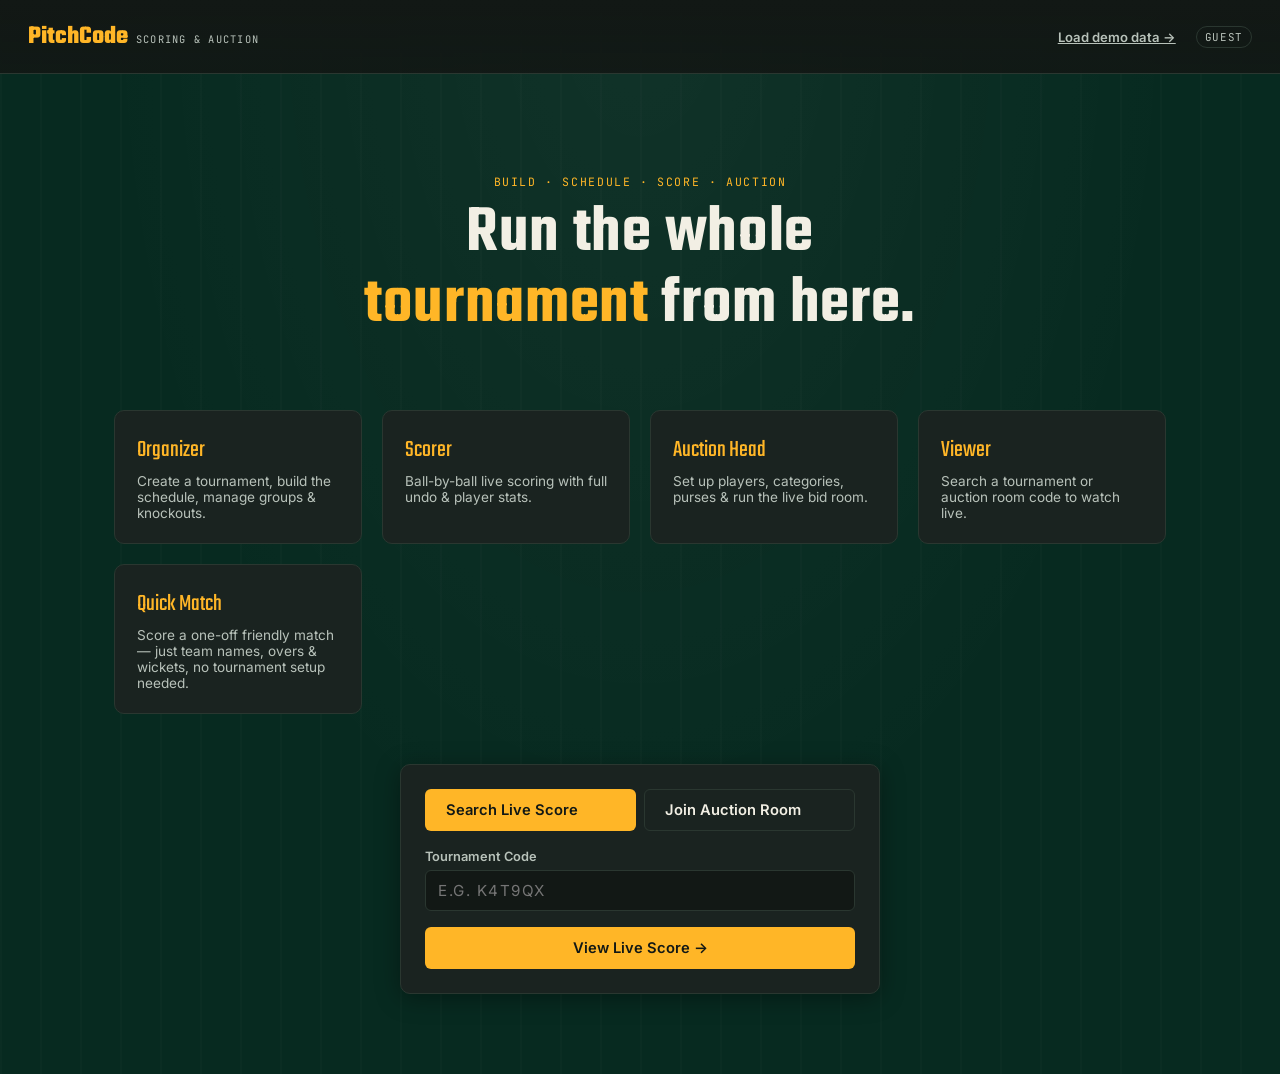
<file: cricket-app/index.html>
<!DOCTYPE html>
<html lang="en">
<head>
<meta charset="UTF-8">
<meta name="viewport" content="width=device-width, initial-scale=1.0">
<title>PitchCode — Cricket Scoring & Auction</title>
<link rel="stylesheet" href="css/theme.css">
<style>
  .hero { padding: 60px 0 30px; text-align: center; }
  .hero .eyebrow { display: block; margin-bottom: 10px; }
  .hero h1 { font-size: 4.2rem; }
  .hero h1 .accent { color: var(--led-amber); }
  .hero p.lede { max-width: 560px; margin: 14px auto 0; font-size: 1.05rem; }
  .role-grid { margin-top: 40px; grid-template-columns: repeat(auto-fit, minmax(200px, 1fr)); }
  .join-panel { max-width: 480px; margin: 50px auto 0; }
  .join-tabs { display: flex; gap: 8px; margin-bottom: 18px; }
  .join-tabs button { flex: 1; }
  .join-tabs button.active { background: var(--led-amber); color: var(--scoreboard-black); border-color: transparent; }
</style>
</head>
<body>

<div class="topbar">
  <a href="index.html" class="brand">
    <span class="mark">PitchCode</span>
    <span class="tag">Scoring &amp; Auction</span>
  </a>
  <div class="flex gap-8">
    <a href="demo.html" class="btn btn-ghost btn-sm">Load demo data →</a>
    <span id="userBadge" class="badge muted">Guest</span>
  </div>
</div>

<main>
  <div class="wrap">
    <section class="hero">
      <span class="eyebrow">Build · Schedule · Score · Auction</span>
      <h1>Run the whole<br><span class="accent">tournament</span> from here.</h1>
    </section>

    <section class="grid grid-4 role-grid">
      <a class="btn-role" href="tournament.html">
        <span class="role-title">Organizer</span>
        <span class="role-desc">Create a tournament, build the schedule, manage groups &amp; knockouts.</span>
      </a>
      <a class="btn-role" href="scorer.html">
        <span class="role-title">Scorer</span>
        <span class="role-desc">Ball-by-ball live scoring with full undo &amp; player stats.</span>
      </a>
      <a class="btn-role" href="bidder-setup.html">
        <span class="role-title">Auction Head</span>
        <span class="role-desc">Set up players, categories, purses &amp; run the live bid room.</span>
      </a>
      <a class="btn-role" href="viewer.html">
        <span class="role-title">Viewer</span>
        <span class="role-desc">Search a tournament or auction room code to watch live.</span>
      </a>
      <a class="btn-role" href="friendly-setup.html">
        <span class="role-title">Quick Match</span>
        <span class="role-desc">Score a one-off friendly match — just team names, overs &amp; wickets, no tournament setup needed.</span>
      </a>
    </section>

    <section class="panel join-panel">
      <div class="join-tabs">
        <button class="btn btn-secondary active" data-tab="score">Search Live Score</button>
        <button class="btn btn-secondary" data-tab="auction">Join Auction Room</button>
      </div>

      <div id="scoreTab">
        <div class="field">
          <label for="scoreCode">Tournament Code</label>
          <input type="text" id="scoreCode" maxlength="6" placeholder="e.g. K4T9QX" style="text-transform:uppercase; letter-spacing:0.1em;">
        </div>
        <button class="btn btn-primary btn-block" onclick="goToScore()">View Live Score →</button>
      </div>

      <div id="auctionTab" class="hidden">
        <div class="field">
          <label for="roomCode">Auction Room Code</label>
          <input type="text" id="roomCode" maxlength="6" placeholder="e.g. B7X2LM" style="text-transform:uppercase; letter-spacing:0.1em;">
        </div>
        <div class="field">
          <label for="joinAs">Join as</label>
          <select id="joinAs">
            <option value="owner">Team Owner (register / bid)</option>
            <option value="viewer">Viewer (watch only)</option>
          </select>
        </div>
        <button class="btn btn-primary btn-block" onclick="goToAuction()">Enter Room →</button>
      </div>
    </section>
  </div>
</main>

<script src="js/db.js"></script>
<script src="js/utils.js"></script>
<script>
  document.querySelectorAll('.join-tabs button').forEach(btn => {
    btn.addEventListener('click', () => {
      document.querySelectorAll('.join-tabs button').forEach(b => b.classList.remove('active'));
      btn.classList.add('active');
      const tab = btn.dataset.tab;
      document.getElementById('scoreTab').classList.toggle('hidden', tab !== 'score');
      document.getElementById('auctionTab').classList.toggle('hidden', tab !== 'auction');
    });
  });

  function goToScore() {
    const code = document.getElementById('scoreCode').value.trim().toUpperCase();
    if (!code) return Utils.toast('Enter a tournament code', 'error');
    window.location.href = `viewer.html?code=${code}&type=tournament`;
  }

  function goToAuction() {
    const code = document.getElementById('roomCode').value.trim().toUpperCase();
    const as = document.getElementById('joinAs').value;
    if (!code) return Utils.toast('Enter a room code', 'error');
    const room = DB.get(`auctionRooms/${code}`);
    if (!room) return Utils.toast('No auction room found with that code', 'error');
    if (as === 'owner') window.location.href = `owner.html?code=${code}`;
    else window.location.href = `viewer.html?code=${code}&type=auction`;
  }
</script>
</body>
</html>
</file>
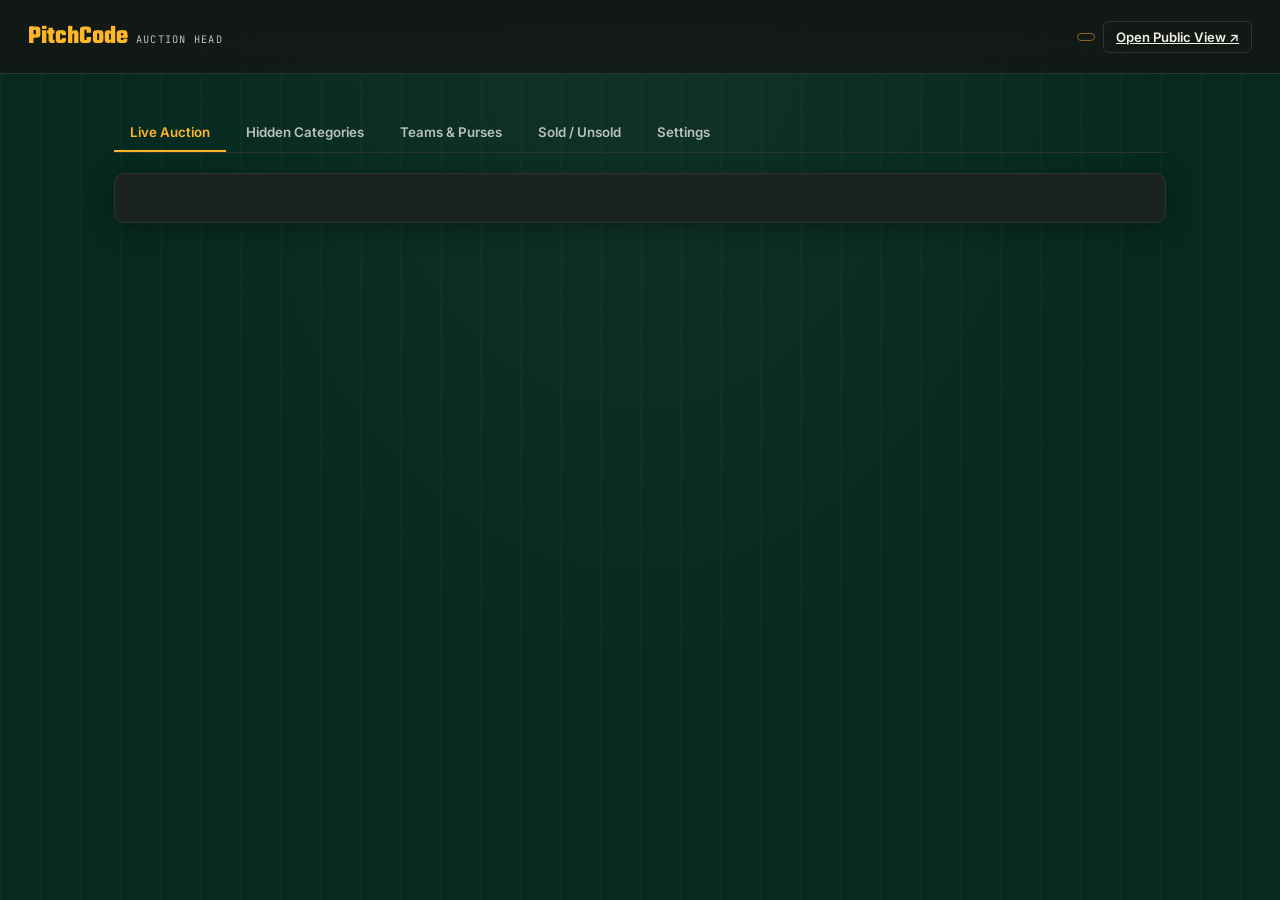
<file: cricket-app/bidder.html>
<!DOCTYPE html>
<html lang="en">
<head>
<meta charset="UTF-8">
<meta name="viewport" content="width=device-width, initial-scale=1.0">
<title>Auction Head — PitchCode</title>
<link rel="stylesheet" href="css/theme.css">
<style>
  .tabs { display: flex; gap: 4px; margin-bottom: 20px; border-bottom: 1px solid var(--panel-border); flex-wrap:wrap; }
  .tabs button { background: none; border: none; color: var(--floodlight-dim); font-family: var(--font-body); font-weight: 600;
    padding: 10px 16px; cursor: pointer; border-bottom: 2px solid transparent; }
  .tabs button.active { color: var(--led-amber); border-bottom-color: var(--led-amber); }
  .bid-history-row { display:flex; justify-content:space-between; padding:6px 0; border-bottom:1px solid var(--panel-border); font-family:var(--font-mono); font-size:0.85rem; }
  .player-hero { display:flex; justify-content:space-between; align-items:center; }
  .player-hero h2 { font-size: 2.4rem; }
  .team-grid { display:grid; grid-template-columns: repeat(auto-fill, minmax(220px,1fr)); gap: 14px; }
</style>
</head>
<body>
<div class="topbar">
  <a href="index.html" class="brand"><span class="mark">PitchCode</span><span class="tag">Auction Head</span></a>
  <div class="flex gap-8">
    <span class="badge badge-amber" id="codeBadge"></span>
    <a class="btn btn-secondary btn-sm" id="viewerLink" target="_blank">Open Public View ↗</a>
  </div>
</div>

<main><div class="wrap">

  <div class="tabs">
    <button class="active" data-tab="live" onclick="switchTab('live')">Live Auction</button>
    <button data-tab="hidden" onclick="switchTab('hidden')">Hidden Categories</button>
    <button data-tab="teams" onclick="switchTab('teams')">Teams &amp; Purses</button>
    <button data-tab="results" onclick="switchTab('results')">Sold / Unsold</button>
    <button data-tab="settings" onclick="switchTab('settings')">Settings</button>
  </div>

  <!-- SETTINGS TAB -->
  <div id="tab-settings" class="tab-panel hidden">
    <div class="panel" style="max-width:420px;">
      <h3>Bid increment</h3>
      <p class="hint">The minimum step owners raise a live bid by. Changing this applies immediately to the next bid placed.</p>
      <div class="field-row mt-16" style="align-items:flex-end;">
        <div class="field"><label>Amount</label><input type="number" id="bidIncrementInput" step="10000"></div>
        <button class="btn btn-secondary btn-sm" onclick="saveBidIncrement()">Save</button>
      </div>
    </div>
  </div>

  <!-- LIVE AUCTION TAB -->
  <div id="tab-live" class="tab-panel">
    <div class="panel" id="currentPlayerPanel"></div>
    <div class="panel hidden" id="liveBidPanel"></div>
  </div>

  <!-- HIDDEN CATEGORIES TAB -->
  <div id="tab-hidden" class="tab-panel hidden">
    <div class="panel">
      <h3>Choose a hidden category</h3>
      <select id="hiddenCategorySelect" onchange="renderHiddenCategory()" class="mt-16"></select>
    </div>
    <div id="hiddenCategoryBox" class="mt-16"></div>
  </div>

  <!-- TEAMS TAB -->
  <div id="tab-teams" class="tab-panel hidden">
    <div class="panel">
      <h3>Add a team manually</h3>
      <div class="field-row mt-16">
        <div class="field"><label>Team name</label><input type="text" id="manualTeamName"></div>
        <div class="field"><label>Owner name</label><input type="text" id="manualOwnerName"></div>
        <div class="field"><label>Purse override</label><input type="number" id="manualPurse" placeholder="uses default if blank"></div>
      </div>
      <button class="btn btn-secondary" onclick="addTeamManually()">Add Team</button>
    </div>
    <div class="team-grid mt-16" id="teamsGrid"></div>
  </div>

  <!-- RESULTS TAB -->
  <div id="tab-results" class="tab-panel hidden">
    <div class="panel">
      <table>
        <thead><tr><th>Player</th><th>Category</th><th>Status</th><th>Team</th><th class="num">Price</th></tr></thead>
        <tbody id="resultsBody"></tbody>
      </table>
    </div>
  </div>

</div></main>

<div id="modalRoot"></div>

<script src="js/db.js"></script>
<script src="js/utils.js"></script>
<script src="js/auction-engine.js"></script>
<script>
const code = Utils.qs('code');
document.getElementById('codeBadge').textContent = code;
document.getElementById('viewerLink').href = `viewer.html?code=${code}&type=auction`;

function switchTab(tab) {
  document.querySelectorAll('.tabs button').forEach(b => b.classList.toggle('active', b.dataset.tab === tab));
  document.querySelectorAll('.tab-panel').forEach(p => p.classList.add('hidden'));
  document.getElementById('tab-' + tab).classList.remove('hidden');
  if (tab === 'hidden') renderHiddenTab();
  if (tab === 'teams') renderTeamsTab();
  if (tab === 'results') renderResultsTab();
  if (tab === 'settings') renderSettingsTab();
}

function room() { return DB.get(`auctionRooms/${code}`); }

/* ---------- SETTINGS ---------- */
function renderSettingsTab() {
  const r = room();
  document.getElementById('bidIncrementInput').value = r.meta.bidIncrement || 100000;
}

function saveBidIncrement() {
  const val = parseInt(document.getElementById('bidIncrementInput').value, 10);
  if (!val || val <= 0) return Utils.toast('Enter an increment greater than 0', 'error');
  DB.update(`auctionRooms/${code}/meta`, { bidIncrement: val });
  Utils.toast('Bid increment updated', 'success');
}

/* ---------- LIVE AUCTION ---------- */
function renderLiveTab() {
  const r = room();
  if (!r) return;
  const visibleCats = r.meta.categoryOrder.filter(c => !r.meta.hiddenCategories[c]);
  const player = Auction.nextPlayer(Object.values(r.players), visibleCats);

  const panel = document.getElementById('currentPlayerPanel');
  if (!player) {
    panel.innerHTML = '<h3>No players left in open categories.</h3><p class="muted">Check the Hidden Categories tab or Results tab.</p>';
    document.getElementById('liveBidPanel').classList.add('hidden');
    return;
  }

  panel.innerHTML = `
    <div class="player-hero">
      <div class="flex gap-16">
        ${player.photo ? `<img src="${player.photo}" style="width:64px;height:64px;border-radius:50%;object-fit:cover;border:2px solid var(--led-amber-dim);">` : ''}
        <div>
          <span class="eyebrow">${Utils.escapeHtml(player.category)} · Base ${Utils.formatCurrency(player.basePrice)}</span>
          <h2>${Utils.escapeHtml(player.name)}</h2>
          <p class="muted">${player.role}</p>
        </div>
      </div>
      <div class="flex gap-8">
        ${!r.liveBid || r.liveBid.playerId !== player.id ? `<button class="btn btn-primary" onclick="startLiveBid('${player.id}')">Start Live Bidding</button>` : ''}
        <button class="btn btn-secondary" onclick="openDirectSell('${player.id}')">Sell Directly</button>
        <button class="btn btn-ghost" onclick="markUnsold('${player.id}')">Mark Unsold</button>
      </div>
    </div>`;

  if (r.liveBid && r.liveBid.playerId === player.id) {
    renderLiveBidPanel(r, player);
  } else {
    document.getElementById('liveBidPanel').classList.add('hidden');
  }
}

function startLiveBid(playerId) {
  const player = room().players[playerId];
  const liveBid = { playerId, currentBid: player.basePrice, currentBidder: null, bidHistory: [], sealedMode: false };
  DB.set(`auctionRooms/${code}/liveBid`, liveBid);
  DB.set(`auctionRooms/${code}/sealedBids`, {});
  renderLiveTab();
}

function renderLiveBidPanel(r, player) {
  const panel = document.getElementById('liveBidPanel');
  panel.classList.remove('hidden');
  const bidderTeam = r.liveBid.currentBidder ? r.teams[r.liveBid.currentBidder] : null;

  if (!r.liveBid.sealedMode) {
    panel.innerHTML = `
      <div class="flex-between">
        <div>
          <span class="eyebrow">Current Bid</span>
          <h2 class="mono">${Utils.formatCurrency(r.liveBid.currentBid)}</h2>
          <p class="muted">${bidderTeam ? 'Leading: ' + Utils.escapeHtml(bidderTeam.name) : 'No bids yet — base price shown'}</p>
        </div>
        <div class="flex gap-8">
          <button class="btn btn-danger" onclick="switchToSealed('${player.id}')">End with Hidden Bid</button>
          <button class="btn btn-primary" ${bidderTeam ? '' : 'disabled'} onclick="finalizeLiveSale('${player.id}')">Sell at Current Bid</button>
        </div>
      </div>
      <h3 class="mt-24">Bid history</h3>
      <div class="mt-16">
        ${r.liveBid.bidHistory.slice().reverse().map(b => `
          <div class="bid-history-row"><span>${Utils.escapeHtml((r.teams[b.teamId]||{}).name || b.teamId)}</span><span>${Utils.formatCurrency(b.amount)}</span></div>
        `).join('') || '<p class="muted">No bids placed yet. Owners bid from their dashboard.</p>'}
      </div>`;
  } else {
    const sealed = r.sealedBids || {};
    const count = Object.keys(sealed).length;
    panel.innerHTML = `
      <div class="flex-between">
        <div>
          <span class="eyebrow">Hidden Bid — In Progress</span>
          <h3>Owners are submitting sealed prices for ${Utils.escapeHtml(player.name)}</h3>
          <p class="muted">Must exceed the current highest bid of ${Utils.formatCurrency(r.liveBid.sealedFloor)}. ${count} team(s) have submitted so far.</p>
        </div>
        <button class="btn btn-primary" onclick="resolveSealed('${player.id}')">Resolve &amp; Show Highest</button>
      </div>`;
  }
}

function switchToSealed(playerId) {
  const liveBid = room().liveBid;
  liveBid.sealedMode = true;
  liveBid.sealedFloor = liveBid.currentBid; // sealed bids must exceed this, not just meet it
  DB.set(`auctionRooms/${code}/liveBid`, liveBid);
  DB.set(`auctionRooms/${code}/sealedBids`, {});
  renderLiveTab();
}

function resolveSealed(playerId) {
  const r = room();
  const player = r.players[playerId];
  const floor = r.liveBid.sealedFloor != null ? r.liveBid.sealedFloor : player.basePrice;
  const strict = r.liveBid.sealedFloor != null; // must exceed, not just meet, the prior live bid
  const res = Auction.resolveSealedBid(r.sealedBids || {}, floor, strict);
  const root = document.getElementById('modalRoot');
  if (!res.winnerTeamId) {
    root.innerHTML = `<div class="modal-backdrop"><div class="modal">
      <h3>No valid sealed bids</h3>
      <p class="mt-16">No submissions ${strict ? 'exceeded the previous highest bid of' : 'met the base price of'} ${Utils.formatCurrency(floor)}.</p>
      <button class="btn btn-secondary btn-block mt-16" onclick="closeModal()">Close</button>
      <button class="btn btn-danger btn-block mt-8" onclick="markUnsold('${playerId}'); closeModal();">Mark Unsold</button>
    </div></div>`;
    return;
  }
  root.innerHTML = `<div class="modal-backdrop"><div class="modal">
    <h3>Highest sealed bid</h3>
    <p class="mt-16"><b>${Utils.escapeHtml(r.teams[res.winnerTeamId].name)}</b> — ${Utils.formatCurrency(res.winningAmount)}</p>
    ${res.secondHighest !== null ? `<p class="muted">Second highest: ${Utils.formatCurrency(res.secondHighest)}</p>` : ''}
    <button class="btn btn-primary btn-block mt-16" onclick="confirmSealedSale('${playerId}','${res.winnerTeamId}',${res.winningAmount})">Confirm Sale</button>
    <button class="btn btn-ghost btn-block mt-8" onclick="closeModal()">Cancel</button>
  </div></div>`;
}

function confirmSealedSale(playerId, teamId, amount) {
  sellPlayer(playerId, teamId, amount);
  DB.set(`auctionRooms/${code}/liveBid`, null);
  closeModal();
  renderLiveTab();
}

function finalizeLiveSale(playerId) {
  const r = room();
  sellPlayer(playerId, r.liveBid.currentBidder, r.liveBid.currentBid);
  DB.set(`auctionRooms/${code}/liveBid`, null);
  renderLiveTab();
}

function openDirectSell(playerId) {
  const r = room();
  const teamOpts = Object.values(r.teams).map(t => `<option value="${t.id}">${Utils.escapeHtml(t.name)} (${Utils.formatCurrency(t.remainingPurse)})</option>`).join('');
  document.getElementById('modalRoot').innerHTML = `
    <div class="modal-backdrop"><div class="modal">
      <h3>Sell directly</h3>
      <div class="field mt-16"><label>Team</label><select id="directTeam">${teamOpts}</select></div>
      <div class="field"><label>Price</label><input type="number" id="directPrice" value="${r.players[playerId].basePrice}"></div>
      <button class="btn btn-primary btn-block" onclick="confirmDirectSell('${playerId}')">Confirm Sale</button>
      <button class="btn btn-ghost btn-block mt-8" onclick="closeModal()">Cancel</button>
    </div></div>`;
}
function confirmDirectSell(playerId) {
  const teamId = document.getElementById('directTeam').value;
  const price = parseInt(document.getElementById('directPrice').value, 10);
  sellPlayer(playerId, teamId, price);
  DB.set(`auctionRooms/${code}/liveBid`, null);
  closeModal();
  renderLiveTab();
}

function sellPlayer(playerId, teamId, price) {
  const r = room();
  const team = r.teams[teamId];
  const player = r.players[playerId];
  if (price > team.remainingPurse) { Utils.toast('Price exceeds team purse', 'error'); return; }
  const { updatedTeam, updatedPlayer } = Auction.finalizeSale(team, player, price);
  DB.set(`auctionRooms/${code}/teams/${teamId}`, updatedTeam);
  DB.set(`auctionRooms/${code}/players/${playerId}`, updatedPlayer);
  Utils.toast(`${player.name} sold to ${team.name} for ${Utils.formatCurrency(price)}`, 'success');
}

function markUnsold(playerId) {
  const r = room();
  DB.set(`auctionRooms/${code}/players/${playerId}`, Auction.markUnsold(r.players[playerId]));
  DB.set(`auctionRooms/${code}/liveBid`, null);
  closeModal();
  renderLiveTab();
}

function closeModal() { document.getElementById('modalRoot').innerHTML = ''; }

/* ---------- HIDDEN CATEGORIES ---------- */
function renderHiddenTab() {
  const r = room();
  const hiddenCats = Object.keys(r.meta.hiddenCategories || {});
  const sel = document.getElementById('hiddenCategorySelect');
  sel.innerHTML = hiddenCats.map(c => `<option value="${Utils.escapeHtml(c)}">${Utils.escapeHtml(c)}</option>`).join('') || '<option value="">No hidden categories set up</option>';
  renderHiddenCategory();
}

function renderHiddenCategory() {
  const r = room();
  const cat = document.getElementById('hiddenCategorySelect').value;
  const box = document.getElementById('hiddenCategoryBox');
  if (!cat) { box.innerHTML = ''; return; }

  const players = Object.values(r.players).filter(p => p.category === cat && p.status === 'unsold');
  const catBids = (r.categoryBids && r.categoryBids[cat]) || {}; // { playerId: { teamId: amount } }
  const basePrice = r.meta.categoryBasePrices[cat] || 0;

  const bidsArray = [];
  Object.entries(catBids).forEach(([playerId, byTeam]) => {
    Object.entries(byTeam).forEach(([teamId, amount]) => bidsArray.push({ playerId, teamId, amount }));
  });

  box.innerHTML = `
    <div class="panel">
      <div class="flex-between">
        <h3>${Utils.escapeHtml(cat)} — ${players.length} player(s) remaining</h3>
        <button class="btn btn-primary btn-sm" onclick="computeRecommendations('${cat}')">Get Recommendations</button>
      </div>
      <table class="mt-16">
        <thead><tr><th>Player</th><th>Submissions</th></tr></thead>
        <tbody>
          ${players.map(p => `<tr><td>${Utils.escapeHtml(p.name)}</td><td>${Object.keys(catBids[p.id]||{}).length} team(s)</td></tr>`).join('') || '<tr><td colspan="2" class="muted">No unsold players in this category.</td></tr>'}
        </tbody>
      </table>
    </div>
    <div id="recommendationBox" class="mt-16"></div>`;

  window._hiddenCatState = { cat, bidsArray, basePrice, players };
}

function computeRecommendations(cat) {
  const r = room();
  const { bidsArray, basePrice, players } = window._hiddenCatState;
  const recs = Auction.recommendHiddenCategoryAssignments(bidsArray, r.teams, basePrice);
  const teamOpts = Object.values(r.teams);

  const box = document.getElementById('recommendationBox');
  box.innerHTML = `
    <div class="panel">
      <h3>Recommended assignments</h3>
      <p class="hint">Highest affordable bid wins each player. Review, override if needed, then confirm.</p>
      <table class="mt-16">
        <thead><tr><th>Player</th><th>Recommended Team</th><th>Price</th><th></th></tr></thead>
        <tbody>
          ${players.map(p => {
            const rec = recs.find(r2 => r2.playerId === p.id);
            return `<tr data-player="${p.id}">
              <td>${Utils.escapeHtml(p.name)}</td>
              <td><select class="recTeamSelect" data-player="${p.id}">
                <option value="">— unsold —</option>
                ${teamOpts.map(t => `<option value="${t.id}" ${rec && rec.teamId === t.id ? 'selected' : ''}>${Utils.escapeHtml(t.name)}</option>`).join('')}
              </select></td>
              <td><input type="number" class="recPriceInput" data-player="${p.id}" value="${rec ? rec.amount : basePrice}" style="width:110px;"></td>
              <td class="muted">${rec ? 'recommended' : 'no valid bid'}</td>
            </tr>`;
          }).join('')}
        </tbody>
      </table>
      <button class="btn btn-primary mt-16" onclick="confirmHiddenCategorySales()">Confirm &amp; Sell All</button>
    </div>`;
}

function confirmHiddenCategorySales() {
  document.querySelectorAll('.recTeamSelect').forEach(sel => {
    const playerId = sel.dataset.player;
    const teamId = sel.value;
    if (!teamId) return;
    const priceInput = document.querySelector(`.recPriceInput[data-player="${playerId}"]`);
    const price = parseInt(priceInput.value, 10);
    sellPlayer(playerId, teamId, price);
  });
  Utils.toast('Hidden category resolved', 'success');
  renderHiddenCategory();
}

/* ---------- TEAMS ---------- */
function addTeamManually() {
  const name = document.getElementById('manualTeamName').value.trim();
  const ownerName = document.getElementById('manualOwnerName').value.trim();
  const purseOverride = document.getElementById('manualPurse').value;
  if (!name) return Utils.toast('Enter a team name', 'error');
  const r = room();
  const purse = purseOverride ? parseInt(purseOverride, 10) : r.meta.defaultPurse;
  const id = Utils.generateId();
  DB.set(`auctionRooms/${code}/teams/${id}`, { id, name, ownerName, totalPurse: purse, remainingPurse: purse, squad: [] });
  document.getElementById('manualTeamName').value = '';
  document.getElementById('manualOwnerName').value = '';
  document.getElementById('manualPurse').value = '';
  renderTeamsTab();
}

function renderTeamsTab() {
  const r = room();
  const teams = Object.values(r.teams || {});
  document.getElementById('teamsGrid').innerHTML = teams.map(t => {
    const pct = Math.round(100 * (t.totalPurse - t.remainingPurse) / t.totalPurse);
    return `<div class="team-card">
      <div class="flex-between"><b>${Utils.escapeHtml(t.name)}</b><span class="muted mono">${(t.squad||[]).length} players</span></div>
      <div class="hint mt-8">${Utils.escapeHtml(t.ownerName || '')}</div>
      <div class="mono mt-8">${Utils.formatCurrency(t.remainingPurse)} left</div>
      <div class="purse-bar"><div style="width:${pct}%"></div></div>
    </div>`;
  }).join('') || '<p class="muted">No teams yet.</p>';
}

/* ---------- RESULTS ---------- */
function renderResultsTab() {
  const r = room();
  const rows = Object.values(r.players).map(p => `
    <tr>
      <td>${Utils.escapeHtml(p.name)}</td>
      <td>${Utils.escapeHtml(p.category)}</td>
      <td><span class="badge ${p.status==='sold'?'badge-green':(p.status==='unsold_final'?'muted':'badge-amber')}">${p.status}</span></td>
      <td>${p.soldTo ? Utils.escapeHtml(r.teams[p.soldTo].name) : '-'}</td>
      <td class="num">${p.soldPrice ? Utils.formatCurrency(p.soldPrice) : '-'}</td>
    </tr>`).join('');
  document.getElementById('resultsBody').innerHTML = rows;
}

/* ---------- Live refresh ---------- */
DB.on(`auctionRooms/${code}`, () => {
  const activeTab = document.querySelector('.tabs button.active').dataset.tab;
  if (activeTab === 'live') renderLiveTab();
  if (activeTab === 'teams') renderTeamsTab();
  if (activeTab === 'results') renderResultsTab();
});

renderLiveTab();
</script>
</body>
</html>
</file>
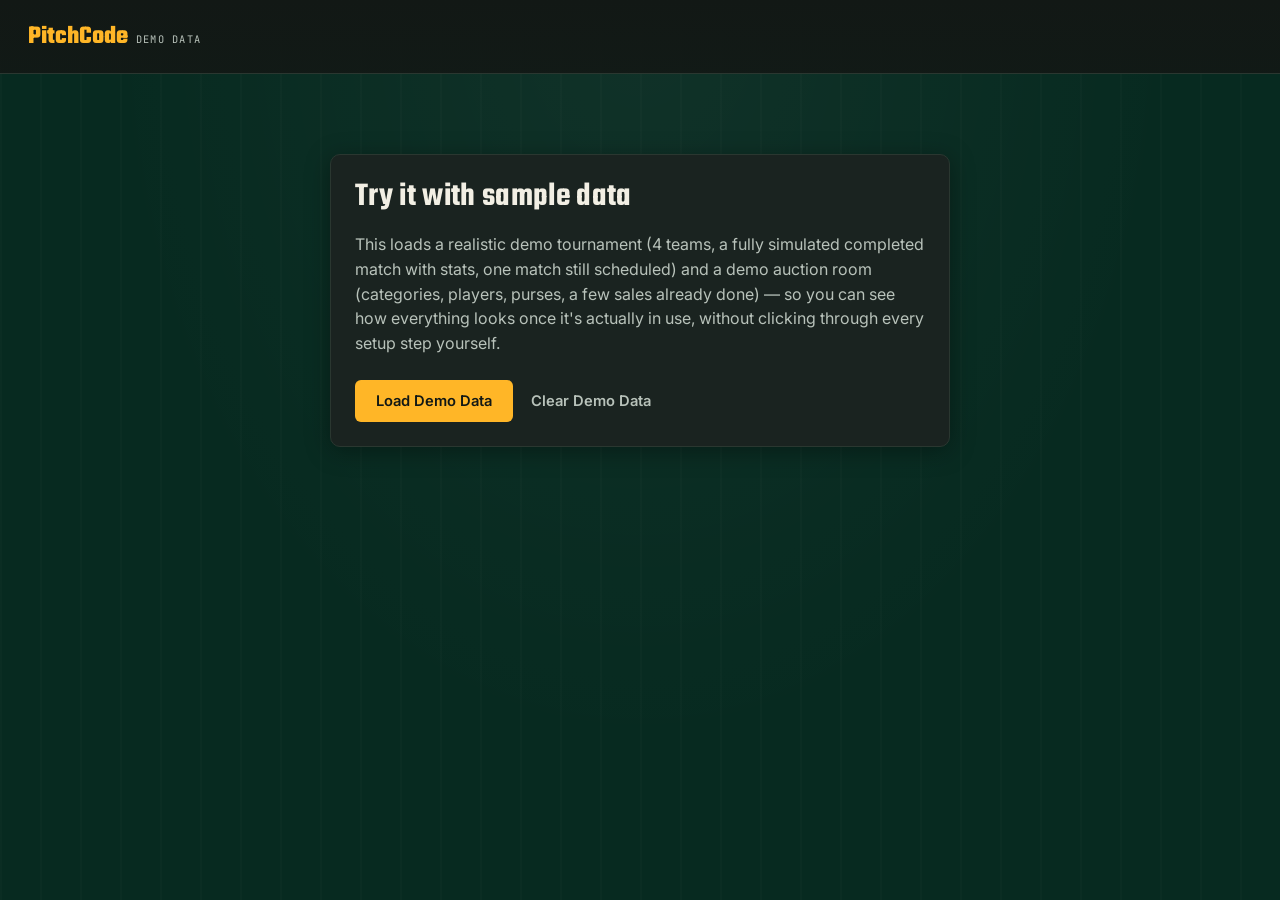
<file: cricket-app/demo.html>
<!DOCTYPE html>
<html lang="en">
<head>
<meta charset="UTF-8">
<meta name="viewport" content="width=device-width, initial-scale=1.0">
<title>Demo Data — PitchCode</title>
<link rel="stylesheet" href="css/theme.css">
<style>
  .demo-box { max-width: 620px; margin: 40px auto; }
  .code-row { display:flex; align-items:center; justify-content:space-between; padding:14px 0; border-bottom:1px solid var(--panel-border); }
  .link-list { display:flex; gap:8px; flex-wrap:wrap; margin-top:8px; }
</style>
</head>
<body>
<div class="topbar">
  <a href="index.html" class="brand"><span class="mark">PitchCode</span><span class="tag">Demo Data</span></a>
</div>

<main><div class="wrap">
  <section class="panel demo-box">
    <h2>Try it with sample data</h2>
    <p class="mt-16">This loads a realistic demo tournament (4 teams, a fully simulated completed match with stats, one match still scheduled) and a demo auction room (categories, players, purses, a few sales already done) — so you can see how everything looks once it's actually in use, without clicking through every setup step yourself.</p>

    <div class="flex gap-8 mt-24">
      <button class="btn btn-primary" onclick="runLoad()">Load Demo Data</button>
      <button class="btn btn-ghost" onclick="runClear()">Clear Demo Data</button>
    </div>

    <div id="resultBox" class="mt-24 hidden">
      <div class="code-row">
        <div>
          <div class="eyebrow">Demo Tournament</div>
          <div class="code-display mt-8" id="tCode"></div>
        </div>
        <div class="link-list">
          <a class="btn btn-secondary btn-sm" href="" id="linkTournament">Organizer View</a>
          <a class="btn btn-secondary btn-sm" href="" id="linkViewerT">Public Viewer</a>
        </div>
      </div>
      <div class="code-row">
        <div>
          <div class="eyebrow">Demo Auction Room</div>
          <div class="code-display mt-8" id="aCode"></div>
        </div>
        <div class="link-list">
          <a class="btn btn-secondary btn-sm" href="" id="linkBidder">Auction Head View</a>
          <a class="btn btn-secondary btn-sm" href="" id="linkOwner">Owner View</a>
          <a class="btn btn-secondary btn-sm" href="" id="linkViewerA">Public Viewer</a>
        </div>
      </div>
      <p class="hint mt-16">Note: the Owner view will ask you to register a team the first time — that's expected, three demo teams already exist and yours will just be a fourth alongside them.</p>
    </div>
  </section>
</div></main>

<script src="js/db.js"></script>
<script src="js/utils.js"></script>
<script src="js/scheduling.js"></script>
<script src="js/scoring-engine.js"></script>
<script src="js/stats.js"></script>
<script src="js/auction-engine.js"></script>
<script src="js/demo-data.js"></script>
<script>
function runLoad() {
  const { tournamentCode, auctionCode } = DemoData.loadAll();
  document.getElementById('resultBox').classList.remove('hidden');
  document.getElementById('tCode').textContent = tournamentCode;
  document.getElementById('aCode').textContent = auctionCode;
  document.getElementById('linkTournament').href = `tournament.html?code=${tournamentCode}`;
  document.getElementById('linkViewerT').href = `viewer.html?code=${tournamentCode}&type=tournament`;
  document.getElementById('linkBidder').href = `bidder.html?code=${auctionCode}`;
  document.getElementById('linkOwner').href = `owner.html?code=${auctionCode}`;
  document.getElementById('linkViewerA').href = `viewer.html?code=${auctionCode}&type=auction`;
  Utils.toast('Demo data loaded', 'success');
}

function runClear() {
  DemoData.clearAll();
  document.getElementById('resultBox').classList.add('hidden');
  Utils.toast('Demo data cleared', 'info');
}
</script>
</body>
</html>
</file>
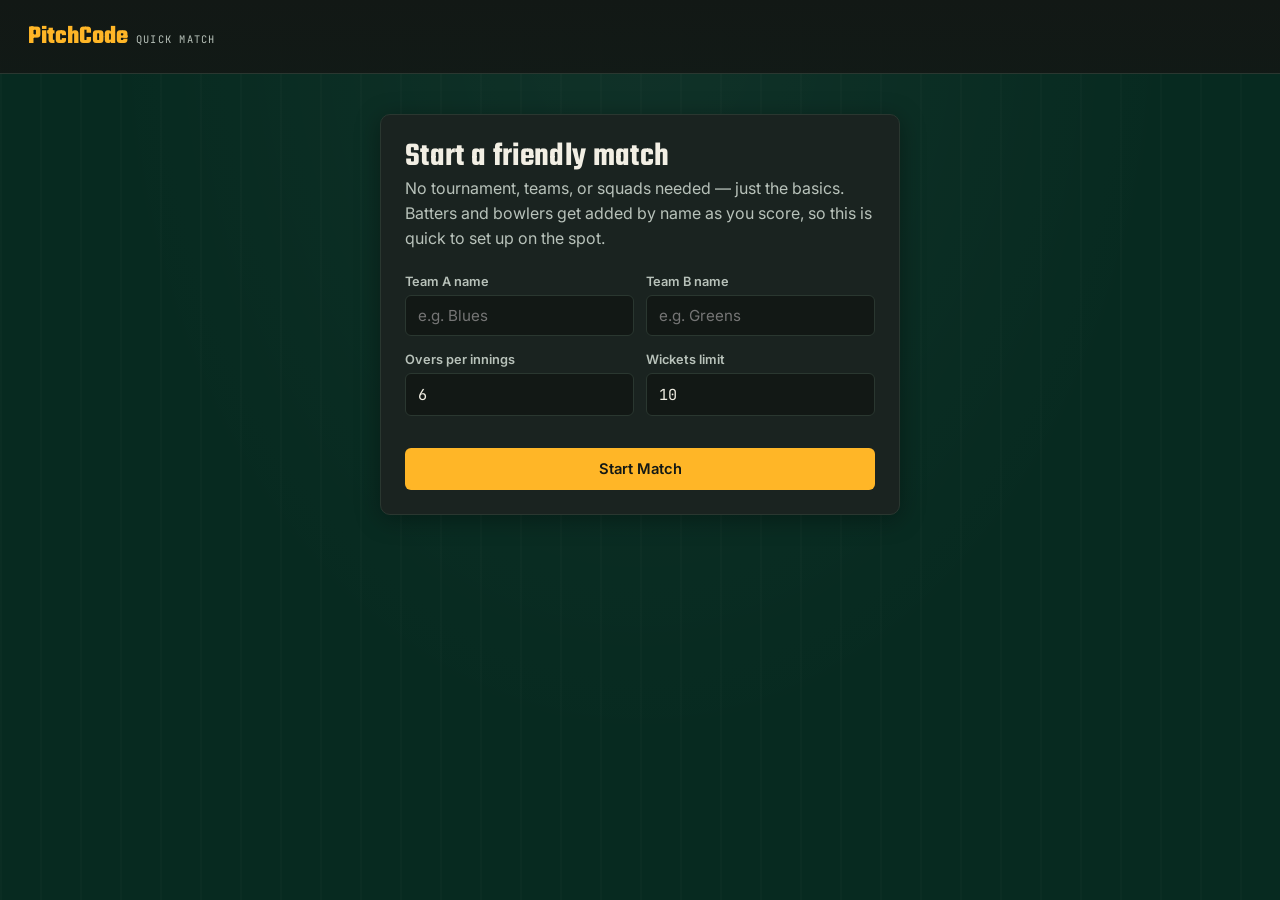
<file: cricket-app/friendly-setup.html>
<!DOCTYPE html>
<html lang="en">
<head>
<meta charset="UTF-8">
<meta name="viewport" content="width=device-width, initial-scale=1.0">
<title>Quick Match — PitchCode</title>
<link rel="stylesheet" href="css/theme.css">
</head>
<body>
<div class="topbar">
  <a href="index.html" class="brand"><span class="mark">PitchCode</span><span class="tag">Quick Match</span></a>
</div>

<main><div class="wrap">
  <section class="panel" style="max-width:520px;margin:0 auto;">
    <h2>Start a friendly match</h2>
    <p class="muted">No tournament, teams, or squads needed — just the basics. Batters and bowlers get added by name as you score, so this is quick to set up on the spot.</p>

    <div class="field-row mt-24">
      <div class="field"><label for="teamAName">Team A name</label><input type="text" id="teamAName" placeholder="e.g. Blues"></div>
      <div class="field"><label for="teamBName">Team B name</label><input type="text" id="teamBName" placeholder="e.g. Greens"></div>
    </div>
    <div class="field-row">
      <div class="field"><label for="fOvers">Overs per innings</label><input type="number" id="fOvers" value="6" min="1"></div>
      <div class="field"><label for="fWickets">Wickets limit</label><input type="number" id="fWickets" value="10" min="1"></div>
    </div>

    <button class="btn btn-primary btn-block mt-16" onclick="startFriendly()">Start Match</button>
  </section>
</div></main>

<script src="js/db.js"></script>
<script src="js/utils.js"></script>
<script>
function startFriendly() {
  const teamAName = document.getElementById('teamAName').value.trim() || 'Team A';
  const teamBName = document.getElementById('teamBName').value.trim() || 'Team B';
  const oversLimit = parseInt(document.getElementById('fOvers').value, 10);
  const wicketsLimit = parseInt(document.getElementById('fWickets').value, 10);

  const existing = DB.get('friendlyMatches') || {};
  const code = Utils.generateUniqueCode(existing);

  DB.set(`friendlyMatches/${code}`, {
    meta: { teamAName, teamBName, oversLimit, wicketsLimit, createdAt: Date.now() },
    teamAId: 'A', teamBId: 'B',
    teamAKnownPlayers: [], teamBKnownPlayers: [],
    status: 'scheduled', result: null, scoreState: null, players: {}
  });

  window.location.href = `scorer.html?friendly=${code}`;
}
</script>
</body>
</html>
</file>
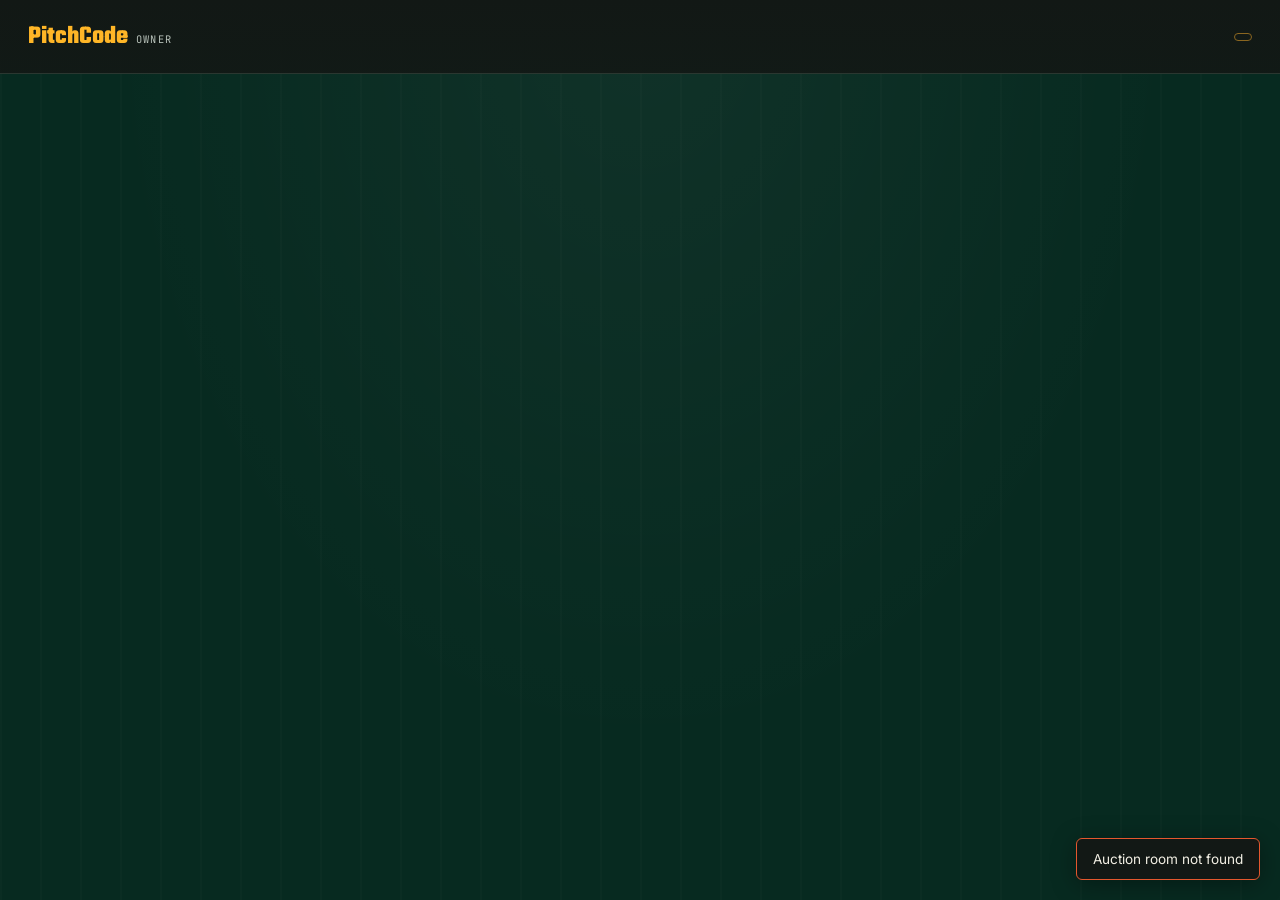
<file: cricket-app/owner.html>
<!DOCTYPE html>
<html lang="en">
<head>
<meta charset="UTF-8">
<meta name="viewport" content="width=device-width, initial-scale=1.0">
<title>Owner — PitchCode</title>
<link rel="stylesheet" href="css/theme.css">
<style>
  .bid-btns { display:flex; gap:8px; flex-wrap:wrap; margin-top:14px; }
  .team-grid { display:grid; grid-template-columns: repeat(auto-fill, minmax(220px,1fr)); gap: 14px; }
  .my-purse { font-family: var(--font-display); font-size: 2.2rem; color: var(--led-amber); }
</style>
</head>
<body>
<div class="topbar">
  <a href="index.html" class="brand"><span class="mark">PitchCode</span><span class="tag">Owner</span></a>
  <span class="badge badge-amber" id="codeBadge"></span>
</div>

<main><div class="wrap">

  <!-- REGISTER TEAM -->
  <div id="registerBox" class="panel hidden" style="max-width:480px;margin:0 auto;">
    <h2>Register your team</h2>
    <p class="muted">You'll be assigned the default purse set by the auction head.</p>
    <div class="field mt-16"><label>Team name</label><input type="text" id="regTeamName"></div>
    <div class="field"><label>Your name</label><input type="text" id="regOwnerName"></div>
    <button class="btn btn-primary btn-block" onclick="registerTeam()">Join Auction</button>
  </div>

  <!-- MAIN DASHBOARD -->
  <div id="dashBox" class="hidden">
    <div class="panel flex-between">
      <div>
        <span class="eyebrow" id="myTeamNameLbl"></span>
        <div class="my-purse" id="myPurse"></div>
      </div>
      <div id="mySquadCount" class="muted"></div>
    </div>

    <div class="panel mt-16" id="currentPlayerBox"></div>

    <div class="panel mt-16">
      <h3>All teams</h3>
      <div class="team-grid mt-16" id="allTeamsGrid"></div>
    </div>
  </div>

</div></main>

<script src="js/db.js"></script>
<script src="js/utils.js"></script>
<script src="js/auction-engine.js"></script>
<script>
const code = Utils.qs('code');
document.getElementById('codeBadge').textContent = code;
let myTeamId = null;

function room() { return DB.get(`auctionRooms/${code}`); }

function init() {
  const r = room();
  if (!r) { Utils.toast('Auction room not found', 'error'); return; }

  const session = Utils.getSession();
  if (session && session.roomCode === code && session.role === 'owner' && r.teams[session.teamId]) {
    myTeamId = session.teamId;
    showDashboard();
  } else {
    document.getElementById('registerBox').classList.remove('hidden');
  }
}

function registerTeam() {
  const name = document.getElementById('regTeamName').value.trim();
  const ownerName = document.getElementById('regOwnerName').value.trim();
  if (!name) return Utils.toast('Enter a team name', 'error');
  const r = room();
  const id = Utils.generateId();
  const purse = r.meta.defaultPurse;
  DB.set(`auctionRooms/${code}/teams/${id}`, { id, name, ownerName, totalPurse: purse, remainingPurse: purse, squad: [] });
  myTeamId = id;
  Utils.setSession({ role: 'owner', roomCode: code, teamId: id });
  document.getElementById('registerBox').classList.add('hidden');
  showDashboard();
}

function showDashboard() {
  document.getElementById('dashBox').classList.remove('hidden');
  render();
}

function render() {
  const r = room();
  if (!r) return;
  const myTeam = r.teams[myTeamId];
  if (!myTeam) return;

  document.getElementById('myTeamNameLbl').textContent = myTeam.name;
  document.getElementById('myPurse').textContent = Utils.formatCurrency(myTeam.remainingPurse) + ' remaining';
  document.getElementById('mySquadCount').textContent = `${(myTeam.squad||[]).length} players signed`;

  renderCurrentPlayer(r, myTeam);
  renderAllTeams(r);
}

function renderCurrentPlayer(r, myTeam) {
  const box = document.getElementById('currentPlayerBox');
  const photoHtml = (p) => p.photo ? `<img src="${p.photo}" style="width:56px;height:56px;border-radius:50%;object-fit:cover;border:2px solid var(--led-amber-dim);margin-bottom:8px;">` : '';

  if (r.liveBid) {
    const player = r.players[r.liveBid.playerId];
    if (r.liveBid.sealedMode) {
      const mySealed = (r.sealedBids || {})[myTeam.id];
      const floor = r.liveBid.sealedFloor != null ? r.liveBid.sealedFloor : player.basePrice;
      const strict = r.liveBid.sealedFloor != null;
      box.innerHTML = `
        ${photoHtml(player)}
        <span class="eyebrow">${Utils.escapeHtml(player.category)} · Hidden Bid</span>
        <h2>${Utils.escapeHtml(player.name)}</h2>
        <p class="muted">${strict ? `Must be higher than the current highest bid of ${Utils.formatCurrency(floor)}` : `Base price ${Utils.formatCurrency(floor)}`} — write your best sealed offer below.</p>
        <div class="field-row mt-16" style="max-width:360px;">
          <div class="field"><input type="number" id="sealedAmount" placeholder="Your bid" value="${mySealed || ''}"></div>
          <button class="btn btn-primary" onclick="submitSealedBid('${player.id}')">Submit</button>
        </div>
        ${mySealed ? `<p class="hint">Submitted: ${Utils.formatCurrency(mySealed)}</p>` : ''}`;
      return;
    }

    const leading = r.liveBid.currentBidder === myTeam.id;
    const inc = r.meta.bidIncrement || 100000;
    const steps = [inc, inc * 2, inc * 5];
    box.innerHTML = `
      ${photoHtml(player)}
      <span class="eyebrow">${Utils.escapeHtml(player.category)} · Live Bidding</span>
      <h2>${Utils.escapeHtml(player.name)}</h2>
      <div class="led-board mt-16">
        <div class="led-score">${Utils.formatCurrency(r.liveBid.currentBid)}</div>
        <div class="led-meta">${leading ? '<b style="color:var(--success-green)">You are leading</b>' : (r.liveBid.currentBidder ? 'Leading: ' + Utils.escapeHtml(r.teams[r.liveBid.currentBidder].name) : 'No bids yet')}</div>
      </div>
      <div class="bid-btns">
        ${steps.map(s => `<button class="btn btn-secondary" onclick="placeBid(${s})">+ ${Utils.formatCurrency(s)}</button>`).join('')}
      </div>
      <p class="hint mt-8">Increment set by the auction head: ${Utils.formatCurrency(inc)}</p>`;
    return;
  }

  // hidden-category bidding: check if any hidden category has unsold players needing my bid
  const hiddenCats = Object.keys(r.meta.hiddenCategories || {});
  if (hiddenCats.length) {
    const unsoldHidden = Object.values(r.players).filter(p => hiddenCats.includes(p.category) && p.status === 'unsold');
    if (unsoldHidden.length) {
      box.innerHTML = `
        <span class="eyebrow">Hidden Category Bidding</span>
        <h3>Submit sealed offers for hidden-category players</h3>
        <table class="mt-16">
          <thead><tr><th></th><th>Player</th><th>Category</th><th>Your bid</th><th></th></tr></thead>
          <tbody>
            ${unsoldHidden.map(p => {
              const catBids = (r.categoryBids && r.categoryBids[p.category]) || {};
              const mine = (catBids[p.id] || {})[myTeam.id] || '';
              return `<tr>
                <td>${p.photo ? `<img src="${p.photo}" style="width:28px;height:28px;border-radius:50%;object-fit:cover;">` : ''}</td>
                <td>${Utils.escapeHtml(p.name)}</td>
                <td class="muted">${Utils.escapeHtml(p.category)}</td>
                <td><input type="number" style="width:110px;" id="catbid_${p.id}" value="${mine}" placeholder="base ${p.basePrice}"></td>
                <td><button class="btn btn-secondary btn-sm" onclick="submitCategoryBid('${p.category}','${p.id}')">Submit</button></td>
              </tr>`;
            }).join('')}
          </tbody>
        </table>`;
      return;
    }
  }

  box.innerHTML = '<h3>No player currently up for bidding.</h3><p class="muted">Waiting on the auction head to start the next player.</p>';
}

function placeBid(step) {
  const r = room();
  const myTeam = r.teams[myTeamId];
  const newAmount = r.liveBid.currentBid + step;
  try {
    const updated = Auction.placeBid(r.liveBid, myTeamId, newAmount, myTeam.remainingPurse);
    DB.set(`auctionRooms/${code}/liveBid`, updated);
  } catch (e) {
    Utils.toast(e.message, 'error');
  }
}

function submitSealedBid(playerId) {
  const amount = parseInt(document.getElementById('sealedAmount').value, 10);
  if (!amount) return Utils.toast('Enter an amount', 'error');
  const r = room();
  const player = r.players[playerId];
  const floor = r.liveBid.sealedFloor != null ? r.liveBid.sealedFloor : player.basePrice;
  const strict = r.liveBid.sealedFloor != null;
  if (strict ? amount <= floor : amount < floor) {
    return Utils.toast(`Your bid must be ${strict ? 'higher than' : 'at least'} ${Utils.formatCurrency(floor)}`, 'error');
  }
  if (amount > r.teams[myTeamId].remainingPurse) return Utils.toast('Amount exceeds your remaining purse', 'error');
  const sealed = r.sealedBids || {};
  sealed[myTeamId] = amount;
  DB.set(`auctionRooms/${code}/sealedBids`, sealed);
  Utils.toast('Sealed bid submitted', 'success');
}

function submitCategoryBid(category, playerId) {
  const amount = parseInt(document.getElementById(`catbid_${playerId}`).value, 10);
  if (!amount) return Utils.toast('Enter an amount', 'error');
  const r = room();
  if (amount > r.teams[myTeamId].remainingPurse) return Utils.toast('Amount exceeds your remaining purse', 'error');
  const categoryBids = r.categoryBids || {};
  categoryBids[category] = categoryBids[category] || {};
  categoryBids[category][playerId] = categoryBids[category][playerId] || {};
  categoryBids[category][playerId][myTeamId] = amount;
  DB.set(`auctionRooms/${code}/categoryBids`, categoryBids);
  Utils.toast('Bid submitted', 'success');
}

function renderAllTeams(r) {
  const teams = Object.values(r.teams || {});
  document.getElementById('allTeamsGrid').innerHTML = teams.map(t => {
    const pct = Math.round(100 * (t.totalPurse - t.remainingPurse) / t.totalPurse);
    return `<div class="team-card">
      <div class="flex-between"><b>${Utils.escapeHtml(t.name)}</b>${t.id === myTeamId ? '<span class="badge badge-amber">you</span>' : ''}</div>
      <div class="mono mt-8">${Utils.formatCurrency(t.remainingPurse)} left</div>
      <div class="purse-bar"><div style="width:${pct}%"></div></div>
      <div class="hint mt-8">${(t.squad||[]).length} players</div>
    </div>`;
  }).join('');
}

DB.on(`auctionRooms/${code}`, () => { if (myTeamId) render(); });
init();
</script>
</body>
</html>
</file>
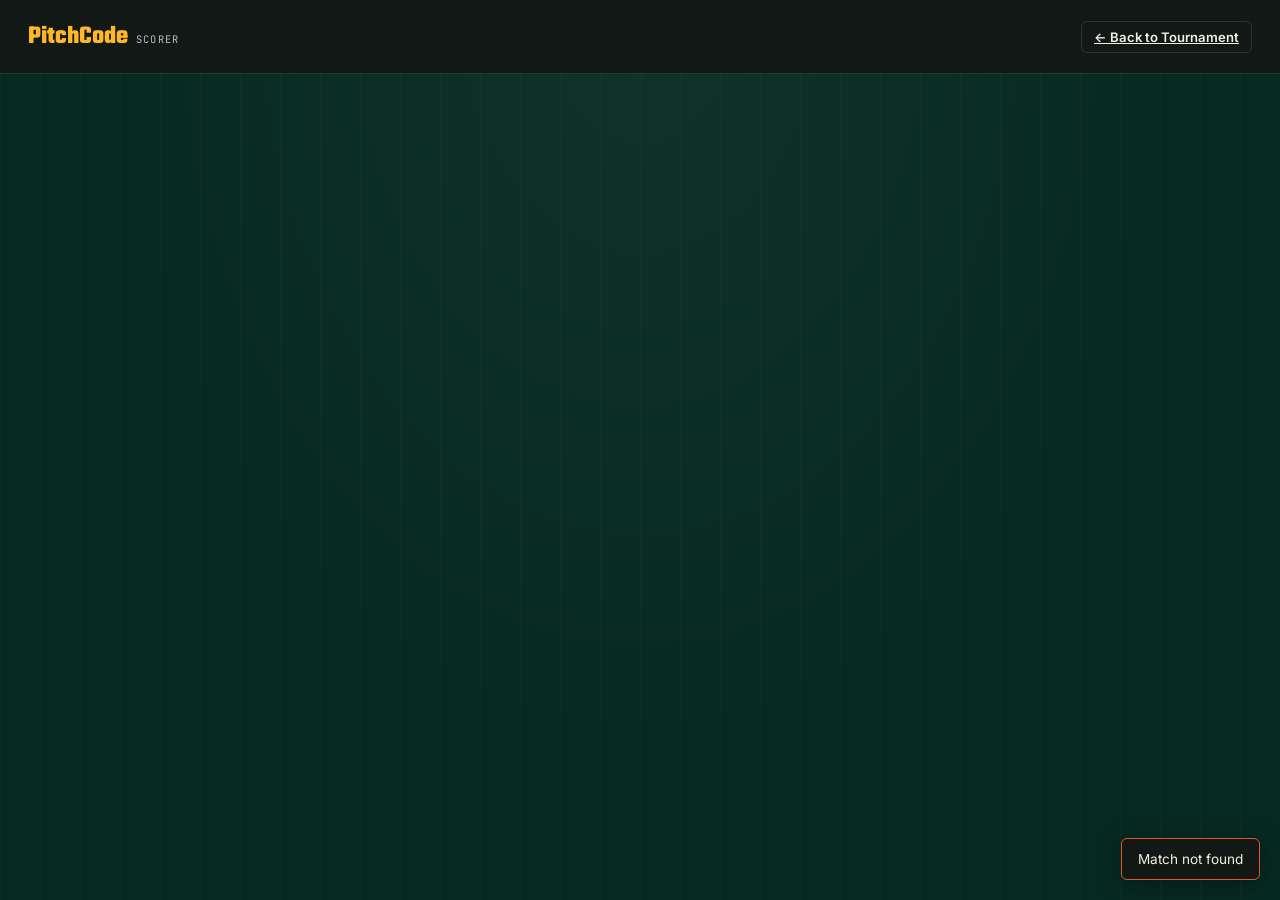
<file: cricket-app/scorer.html>
<!DOCTYPE html>
<html lang="en">
<head>
<meta charset="UTF-8">
<meta name="viewport" content="width=device-width, initial-scale=1.0">
<title>Scorer — PitchCode</title>
<link rel="stylesheet" href="css/theme.css">
<style>
  .layout { display: grid; grid-template-columns: 1.3fr 1fr; gap: 20px; align-items: start; }
  @media (max-width: 900px) { .layout { grid-template-columns: 1fr; } }
  .batter-row, .bowler-row { display:flex; justify-content:space-between; padding: 8px 0; border-bottom: 1px solid var(--panel-border); font-family: var(--font-mono); font-size: 0.88rem; }
  .batter-row.on-strike { color: var(--led-amber); }
  .this-over { display:flex; gap:6px; flex-wrap:wrap; margin-top: 10px; }
  .setup-box { max-width: 520px; margin: 40px auto; }
  .extra-btns { display:flex; gap:8px; flex-wrap:wrap; margin-top:10px; }
  .modal-backdrop { position:fixed; inset:0; background:rgba(0,0,0,0.6); display:flex; align-items:center; justify-content:center; z-index:100; }
  .modal { background: var(--scoreboard-panel); border:1px solid var(--panel-border); border-radius: var(--radius); padding: 24px; max-width: 420px; width: 90%; }
</style>
</head>
<body>

<div class="topbar">
  <a href="index.html" class="brand"><span class="mark">PitchCode</span><span class="tag">Scorer</span></a>
  <a id="backLink" href="tournament.html" class="btn btn-secondary btn-sm">← Back to Tournament</a>
</div>

<main>
  <div class="wrap">

    <!-- TOSS SETUP -->
    <div id="tossSetup" class="panel setup-box hidden">
      <h2>Toss</h2>
      <div class="field mt-16">
        <label for="tossWinner">Toss won by</label>
        <select id="tossWinner"></select>
      </div>
      <div class="field">
        <label for="tossDecision">Elected to</label>
        <select id="tossDecision"><option value="bat">Bat</option><option value="bowl">Bowl</option></select>
      </div>
      <button class="btn btn-primary btn-block" onclick="confirmToss()">Start Match</button>
    </div>

    <!-- OPENERS SETUP -->
    <div id="openersSetup" class="panel setup-box hidden">
      <h2 id="openersTitle">Select openers</h2>
      <div class="field mt-16">
        <label>Striker (on strike)</label>
        <div id="strikerPickerWrap"></div>
      </div>
      <div class="field">
        <label>Non-striker</label>
        <div id="nonStrikerPickerWrap"></div>
      </div>
      <div class="field">
        <label>Opening bowler</label>
        <div id="bowlerPickerWrap"></div>
      </div>
      <button class="btn btn-primary btn-block" onclick="confirmOpeners()">Begin Innings</button>
    </div>

    <!-- LIVE SCORING -->
    <div id="liveArea" class="hidden">
      <div class="led-board mb-16">
        <span class="badge badge-live"><span class="led-live-dot"></span>LIVE</span>
        <div class="led-score mt-8" id="ledScore">0<span class="sub">/0</span></div>
        <div class="led-meta">
          <span><b id="ledOvers">0.0</b> overs</span>
          <span>RR <b id="ledRR">0.00</b></span>
          <span id="targetMeta" class="hidden">Target <b id="ledTarget">-</b> · Need <b id="ledNeed">-</b> · RRR <b id="ledRRR">-</b></span>
        </div>
      </div>

      <div class="layout">
        <div>
          <div class="panel">
            <div class="flex-between">
              <h3>This over</h3>
              <button class="btn btn-ghost btn-sm" onclick="undoLast()">↺ Undo last ball</button>
            </div>
            <div class="this-over" id="thisOverBox"></div>
          </div>

          <div class="panel">
            <h3>Score a ball</h3>
            <div class="keypad mt-16">
              <button class="btn btn-secondary" onclick="scoreRuns(0)">0</button>
              <button class="btn btn-secondary" onclick="scoreRuns(1)">1</button>
              <button class="btn btn-secondary" onclick="scoreRuns(2)">2</button>
              <button class="btn btn-secondary" onclick="scoreRuns(3)">3</button>
              <button class="btn btn-secondary" onclick="scoreRuns(4)" style="border-color:var(--six-blue);color:var(--six-blue);">4</button>
              <button class="btn btn-secondary" onclick="scoreRuns(5)">5</button>
              <button class="btn btn-secondary" onclick="scoreRuns(6)" style="border-color:var(--led-amber);color:var(--led-amber);">6</button>
              <button class="btn btn-danger" onclick="openWicketModal()">Wicket</button>
            </div>
            <div class="extra-btns">
              <button class="btn btn-secondary btn-sm" onclick="scoreExtra('wide')">Wide (+1)</button>
              <button class="btn btn-secondary btn-sm" onclick="scoreExtra('noball')">No Ball (+1)</button>
              <button class="btn btn-secondary btn-sm" onclick="openByeModal('bye')">Bye</button>
              <button class="btn btn-secondary btn-sm" onclick="openByeModal('legbye')">Leg Bye</button>
            </div>
          </div>

          <div class="panel">
            <h3>Manual corrections</h3>
            <div class="flex gap-8 mt-16">
              <button class="btn btn-secondary btn-sm" onclick="swapStrike()">Swap Strike</button>
              <button class="btn btn-secondary btn-sm" onclick="promptChangeBowler()">Change Bowler</button>
            </div>
          </div>
        </div>

        <div>
          <div class="panel">
            <h3>Batting</h3>
            <div id="battersBox" class="mt-16"></div>
            <h3 class="mt-24">Bowling</h3>
            <div id="bowlerBox" class="mt-16"></div>
            <h3 class="mt-24">Fall of wickets</h3>
            <div id="fowBox" class="mt-16 muted"></div>
          </div>
        </div>
      </div>
    </div>

    <!-- INNINGS BREAK -->
    <div id="inningsBreak" class="panel setup-box hidden center">
      <h2>Innings complete</h2>
      <p id="inningsBreakSummary" class="mt-16"></p>
      <button class="btn btn-primary btn-block mt-16" onclick="showOpenersForInnings2()">Start 2nd Innings →</button>
    </div>

    <!-- MATCH COMPLETE -->
    <div id="matchComplete" class="panel setup-box hidden center">
      <h2>Match complete</h2>
      <p id="matchResultText" class="mt-16" style="font-size:1.2rem;"></p>
      <button class="btn btn-primary btn-block mt-16" onclick="finishAndSave()">Save Match &amp; Update Stats</button>
    </div>

  </div>
</main>

<div id="modalRoot"></div>

<script src="js/db.js"></script>
<script src="js/utils.js"></script>
<script src="js/scoring-engine.js"></script>
<script src="js/stats.js"></script>
<script>
const tournamentCode = Utils.qs('tournament');
const matchId = Utils.qs('match');
const friendlyCode = Utils.qs('friendly');

if (friendlyCode) {
  document.getElementById('backLink').href = 'index.html';
  document.getElementById('backLink').textContent = '← Back to Home';
} else {
  document.getElementById('backLink').href = `tournament.html?code=${tournamentCode}`;
}

let tournament = null;
let match = null;      // raw DB record: { id, teamAId, teamBId, round, status, scoreState }
let engine = null;     // revived MatchEngine instance

function reviveInnings(obj) { return obj ? Object.setPrototypeOf(obj, InningsEngine.prototype) : null; }
function reviveMatch(obj) {
  Object.setPrototypeOf(obj, MatchEngine.prototype);
  reviveInnings(obj.innings1);
  if (obj.innings2) reviveInnings(obj.innings2);
  return obj;
}

function teamPlayers(teamId) {
  return (tournament.teams[teamId] && tournament.teams[teamId].players) || [];
}
function playerName(id) {
  for (const t of Object.values(tournament.teams)) {
    const p = (t.players || []).find(pl => pl.id === id);
    if (p) return p.name;
  }
  return id;
}

/** Renders either a <select> (tournament mode, fixed squad) or a free-text
 *  input with a <datalist> of previously-used names (friendly mode, where
 *  there's no pre-registered squad to pick from). */
function pickerHTML(inputId, candidateList) {
  if (friendlyCode) {
    const dlId = inputId + '_dl';
    return `<input type="text" id="${inputId}" list="${dlId}" placeholder="Type or pick a name" autocomplete="off">
      <datalist id="${dlId}">${candidateList.map(p => `<option value="${Utils.escapeHtml(p.name)}">`).join('')}</datalist>`;
  }
  return `<select id="${inputId}">${candidateList.map(p => `<option value="${Utils.escapeHtml(p.id)}">${Utils.escapeHtml(p.name)}</option>`).join('')}</select>`;
}

/** In friendly mode, adds a newly-typed name to the known-players list (so
 *  it shows up as a suggestion next time) and reuses the existing entry's
 *  casing if the name was already seen (case-insensitive) so stats don't
 *  fragment across "Rahim" vs "rahim". No-op in tournament mode. */
function registerFriendlyPlayer(teamId, typedName) {
  if (!friendlyCode || !typedName) return typedName;
  const list = tournament.teams[teamId].players;
  const existing = list.find(p => p.name.toLowerCase() === typedName.toLowerCase());
  if (existing) return existing.name;
  list.push({ id: typedName, name: typedName });
  const key = teamId === 'A' ? 'teamAKnownPlayers' : 'teamBKnownPlayers';
  match[key] = list.map(p => p.name);
  DB.set(`friendlyMatches/${friendlyCode}/${key}`, match[key]);
  return typedName;
}

function init() {
  if (friendlyCode) {
    match = DB.get(`friendlyMatches/${friendlyCode}`);
    if (!match) { Utils.toast('Match not found', 'error'); return; }
    // Shim a "tournament" object so the rest of the page (which reads
    // tournament.teams[id].name / .players, tournament.meta.oversLimit)
    // works completely unchanged for friendly matches.
    tournament = {
      meta: { oversLimit: match.meta.oversLimit, wicketsLimit: match.meta.wicketsLimit },
      teams: {
        A: { id: 'A', name: match.meta.teamAName, players: (match.teamAKnownPlayers || []).map(n => ({ id: n, name: n })) },
        B: { id: 'B', name: match.meta.teamBName, players: (match.teamBKnownPlayers || []).map(n => ({ id: n, name: n })) }
      },
      players: match.players || {}
    };
  } else {
    tournament = DB.get(`tournaments/${tournamentCode}`);
    match = DB.get(`tournaments/${tournamentCode}/matches/${matchId}`);
    if (!tournament || !match) { Utils.toast('Match not found', 'error'); return; }
  }

  if (!match.scoreState) {
    showTossSetup();
  } else {
    engine = reviveMatch(Utils.deepClone(match.scoreState.matchEngine));
    renderCurrentState();
  }
}

function persist() {
  match.scoreState.matchEngine = JSON.parse(JSON.stringify(engine));
  if (friendlyCode) DB.set(`friendlyMatches/${friendlyCode}`, match);
  else DB.set(`tournaments/${tournamentCode}/matches/${matchId}`, match);
}

/* ---------- Setup: Toss ---------- */
function showTossSetup() {
  document.getElementById('tossSetup').classList.remove('hidden');
  const sel = document.getElementById('tossWinner');
  sel.innerHTML = `<option value="${match.teamAId}">${playerNameSafe(tournament.teams[match.teamAId]?.name)}</option>
                    <option value="${match.teamBId}">${playerNameSafe(tournament.teams[match.teamBId]?.name)}</option>`;
}
function playerNameSafe(n) { return Utils.escapeHtml(n || 'Team'); }

function confirmToss() {
  const tossWinnerId = document.getElementById('tossWinner').value;
  const tossDecision = document.getElementById('tossDecision').value;
  engine = new MatchEngine({
    id: friendlyCode || matchId, teamAId: match.teamAId, teamBId: match.teamBId,
    oversLimit: tournament.meta.oversLimit, tossWinnerId, tossDecision
  });
  match.scoreState = {
    matchEngine: JSON.parse(JSON.stringify(engine)),
    currentStriker: null, currentNonStriker: null, currentBowler: null,
    dismissedIds1: [], dismissedIds2: []
  };
  match.status = 'in_progress';
  persist();

  document.getElementById('tossSetup').classList.add('hidden');
  showOpenersSetup(1);
}

/* ---------- Setup: Openers ---------- */
function showOpenersSetup(inningsNum) {
  const inn = inningsNum === 1 ? engine.innings1 : engine.innings2;
  document.getElementById('openersTitle').textContent =
    `Select openers — ${tournament.teams[inn.battingTeamId].name} batting`;
  document.getElementById('strikerPickerWrap').innerHTML = pickerHTML('strikerSelect', teamPlayers(inn.battingTeamId));
  document.getElementById('nonStrikerPickerWrap').innerHTML = pickerHTML('nonStrikerSelect', teamPlayers(inn.battingTeamId));
  document.getElementById('bowlerPickerWrap').innerHTML = pickerHTML('bowlerSelect', teamPlayers(inn.bowlingTeamId));
  document.getElementById('openersSetup').classList.remove('hidden');
  document.getElementById('inningsBreak').classList.add('hidden');
}

function confirmOpeners() {
  const inn = engine.status === 'innings2' ? engine.innings2 : engine.innings1;
  let striker = document.getElementById('strikerSelect').value.trim();
  let nonStriker = document.getElementById('nonStrikerSelect').value.trim();
  let bowler = document.getElementById('bowlerSelect').value.trim();
  if (!striker || !nonStriker || !bowler) return Utils.toast('Enter striker, non-striker and bowler', 'error');
  if (striker.toLowerCase() === nonStriker.toLowerCase()) return Utils.toast('Striker and non-striker must differ', 'error');

  striker = registerFriendlyPlayer(inn.battingTeamId, striker);
  nonStriker = registerFriendlyPlayer(inn.battingTeamId, nonStriker);
  bowler = registerFriendlyPlayer(inn.bowlingTeamId, bowler);

  match.scoreState.currentStriker = striker;
  match.scoreState.currentNonStriker = nonStriker;
  match.scoreState.currentBowler = bowler;
  inn.startPartnership(striker, nonStriker);

  persist();
  document.getElementById('openersSetup').classList.add('hidden');
  document.getElementById('liveArea').classList.remove('hidden');
  renderCurrentState();
}

function showOpenersForInnings2() {
  if (engine.status !== 'innings2') {
    engine.startSecondInnings();
    persist();
  }
  showOpenersSetup(2);
}

/* ---------- Scoring actions ---------- */
function activeInnings() { return engine.status === 'innings2' ? engine.innings2 : engine.innings1; }

function buildEvent({ runs = 0, extraType = null, extraRuns = 0, wicket = false, wicketType = null, dismissedId = null, fielderId = null }) {
  const inn = activeInnings();
  const over = Math.floor(inn.legalBalls / 6);
  const ballInOver = inn.legalBalls % 6;
  return makeBallEvent({
    over, ballInOver,
    bowlerId: match.scoreState.currentBowler, strikerId: match.scoreState.currentStriker,
    nonStrikerId: match.scoreState.currentNonStriker,
    runs, extraType, extraRuns, wicket, wicketType, dismissedId, fielderId
  });
}

function scoreRuns(runs) {
  const event = buildEvent({ runs });
  activeInnings().recordBall(event);
  postBallUpdate(event, runs);
}

function scoreExtra(type) {
  // wide / noball: 1 extra run by default, batters can still run further but
  // we keep this simple (tap again for byes off a no-ball if needed).
  const event = buildEvent({ runs: 0, extraType: type, extraRuns: 1 });
  activeInnings().recordBall(event);
  postBallUpdate(event, 0, true);
}

function openByeModal(type) {
  const root = document.getElementById('modalRoot');
  root.innerHTML = `
    <div class="modal-backdrop"><div class="modal">
      <h3>${type === 'bye' ? 'Bye' : 'Leg Bye'} — runs taken</h3>
      <div class="keypad mt-16">
        ${[1,2,3,4].map(r => `<button class="btn btn-secondary" onclick="confirmByeRuns('${type}', ${r})">${r}</button>`).join('')}
      </div>
      <button class="btn btn-ghost btn-block mt-16" onclick="closeModal()">Cancel</button>
    </div></div>`;
}
function confirmByeRuns(type, runs) {
  closeModal();
  const event = buildEvent({ runs: 0, extraType: type, extraRuns: runs });
  activeInnings().recordBall(event);
  postBallUpdate(event, 0);
}

function openWicketModal() {
  const inn = activeInnings();
  const root = document.getElementById('modalRoot');
  root.innerHTML = `
    <div class="modal-backdrop"><div class="modal">
      <h3>Wicket</h3>
      <div class="field mt-16">
        <label>Batter dismissed</label>
        <select id="wkBatter">
          <option value="${match.scoreState.currentStriker}">${Utils.escapeHtml(playerName(match.scoreState.currentStriker))} (striker)</option>
          <option value="${match.scoreState.currentNonStriker}">${Utils.escapeHtml(playerName(match.scoreState.currentNonStriker))} (non-striker)</option>
        </select>
      </div>
      <div class="field">
        <label>Dismissal type</label>
        <select id="wkType">
          <option value="bowled">Bowled</option>
          <option value="caught">Caught</option>
          <option value="lbw">LBW</option>
          <option value="run_out">Run Out</option>
          <option value="stumped">Stumped</option>
        </select>
      </div>
      <div class="field">
        <label>Runs completed before dismissal</label>
        <input type="number" id="wkRuns" value="0" min="0" max="6">
      </div>
      <button class="btn btn-danger btn-block" onclick="confirmWicket()">Confirm Wicket</button>
      <button class="btn btn-ghost btn-block mt-16" onclick="closeModal()">Cancel</button>
    </div></div>`;
}

function confirmWicket() {
  const dismissedId = document.getElementById('wkBatter').value;
  const wicketType = document.getElementById('wkType').value;
  const runs = parseInt(document.getElementById('wkRuns').value, 10) || 0;
  closeModal();

  const event = buildEvent({ runs, wicket: true, wicketType, dismissedId });
  activeInnings().recordBall(event);

  const key = engine.status === 'innings2' ? 'dismissedIds2' : 'dismissedIds1';
  match.scoreState[key].push(dismissedId);

  postBallUpdate(event, runs, false, dismissedId);
}

function closeModal() { document.getElementById('modalRoot').innerHTML = ''; }

function postBallUpdate(event, runningRuns, isExtraNoRotate = false, dismissedId = null) {
  // Strike rotation on odd runs (byes/legbyes count; wides/no-ball extra run does not)
  if (!isExtraNoRotate && runningRuns % 2 === 1) swapStrikeSilent();

  const inn = activeInnings();
  const overJustEnded = InningsEngine.isLegalDelivery(event.extraType) && inn.legalBalls % 6 === 0 && inn.legalBalls > 0;

  if (dismissedId) {
    // Need a new batter unless innings/match just ended
    if (!inn.isInningsOver()) {
      pendingNewBatterFor = dismissedId;
    }
  }

  if (overJustEnded && !inn.isInningsOver()) {
    swapStrikeSilent();
    pendingNewBowler = true;
  }

  persist();

  if (inn.isInningsOver()) {
    if (engine.status === 'innings1') { handleInningsBreak(); return; }
    if (engine.status === 'innings2') { engine.checkMatchComplete(); persist(); handleMatchComplete(); return; }
  }

  if (pendingNewBatterFor) { promptNewBatter(); return; }
  if (pendingNewBowler) { promptChangeBowler(); return; }

  renderCurrentState();
}

let pendingNewBatterFor = null;
let pendingNewBowler = false;

function swapStrike() { swapStrikeSilent(); persist(); renderCurrentState(); }
function swapStrikeSilent() {
  const s = match.scoreState;
  [s.currentStriker, s.currentNonStriker] = [s.currentNonStriker, s.currentStriker];
}

function promptNewBatter() {
  const inn = activeInnings();
  const dismissedKey = engine.status === 'innings2' ? 'dismissedIds2' : 'dismissedIds1';
  const dismissed = new Set(match.scoreState[dismissedKey]);
  const available = teamPlayers(inn.battingTeamId).filter(p =>
    p.id !== match.scoreState.currentStriker && p.id !== match.scoreState.currentNonStriker && !dismissed.has(p.id));

  const root = document.getElementById('modalRoot');
  root.innerHTML = `
    <div class="modal-backdrop"><div class="modal">
      <h3>New batter</h3>
      <div class="field mt-16">
        <label>Incoming batter</label>
        ${pickerHTML('newBatterSelect', available)}
      </div>
      <button class="btn btn-primary btn-block" onclick="confirmNewBatter()">Confirm</button>
    </div></div>`;
}
function confirmNewBatter() {
  let newId = document.getElementById('newBatterSelect').value.trim();
  if (!newId) return Utils.toast('Enter a player name', 'error');
  const inn = activeInnings();
  newId = registerFriendlyPlayer(inn.battingTeamId, newId);
  const s = match.scoreState;
  if (pendingNewBatterFor === s.currentStriker) s.currentStriker = newId;
  else s.currentNonStriker = newId;
  pendingNewBatterFor = null;
  inn.startPartnership(s.currentStriker, s.currentNonStriker);
  closeModal();
  persist();

  if (pendingNewBowler) { promptChangeBowler(); return; }
  renderCurrentState();
}

function promptChangeBowler() {
  const inn = activeInnings();
  const root = document.getElementById('modalRoot');
  root.innerHTML = `
    <div class="modal-backdrop"><div class="modal">
      <h3>Select bowler</h3>
      <div class="field mt-16">${pickerHTML('newBowlerSelect', teamPlayers(inn.bowlingTeamId))}</div>
      <button class="btn btn-primary btn-block" onclick="confirmNewBowler()">Confirm</button>
    </div></div>`;
}
function confirmNewBowler() {
  let newBowler = document.getElementById('newBowlerSelect').value.trim();
  if (!newBowler) return Utils.toast('Enter a bowler name', 'error');
  const inn = activeInnings();
  newBowler = registerFriendlyPlayer(inn.bowlingTeamId, newBowler);
  match.scoreState.currentBowler = newBowler;
  pendingNewBowler = false;
  closeModal();
  persist();
  renderCurrentState();
}

/* ---------- Undo ---------- */
function undoLast() {
  const inn = activeInnings();
  const removed = inn.undoLast();
  if (!removed) return Utils.toast('Nothing to undo', 'error');
  Utils.toast('Last ball undone (score reverted — please re-check striker/bowler manually)', 'info');
  persist();
  renderCurrentState();
}

/* ---------- Innings break / match complete ---------- */
function handleInningsBreak() {
  document.getElementById('liveArea').classList.add('hidden');
  document.getElementById('inningsBreak').classList.remove('hidden');
  document.getElementById('inningsBreakSummary').textContent =
    `${tournament.teams[engine.innings1.battingTeamId].name} scored ${engine.innings1.score}/${engine.innings1.wickets} in ${Utils.formatOvers(engine.innings1.legalBalls)} overs. Target: ${engine.innings1.score + 1}.`;
}

function handleMatchComplete() {
  document.getElementById('liveArea').classList.add('hidden');
  document.getElementById('matchComplete').classList.remove('hidden');
  const r = engine.result;
  let text;
  if (!r) text = 'Match ended.';
  else if (r.winnerId === null) text = "It's a tie!";
  else text = `${tournament.teams[r.winnerId].name} won by ${r.margin}${r.method === 'chased' ? ' (chased down)' : ''}.`;
  document.getElementById('matchResultText').textContent = text;
}

function finishAndSave() {
  // Aggregate stats from both innings into the players map (tournament or friendly)
  const statsMap = new Map(Object.entries(tournament.players || {}));
  [engine.innings1, engine.innings2].forEach(inn => {
    if (!inn) return;
    inn.ballQueue.forEach(ev => {
      const strikerName = playerName(ev.strikerId);
      const bowlerName = playerName(ev.bowlerId);
      Stats.applyBallToStats(statsMap, { ...ev, strikerName, bowlerName }, ev.strikerId, ev.bowlerId, inn.battingTeamId);
    });
  });
  const playersObj = {};
  statsMap.forEach((v, k) => playersObj[k] = v);

  match.status = 'completed';
  match.result = engine.result;

  if (friendlyCode) {
    match.players = playersObj;
    DB.set(`friendlyMatches/${friendlyCode}`, match);
    Utils.toast('Match saved.', 'success');
    window.location.href = `viewer.html?code=${friendlyCode}&type=friendly`;
  } else {
    DB.set(`tournaments/${tournamentCode}/players`, playersObj);
    DB.set(`tournaments/${tournamentCode}/matches/${matchId}`, match);
    Utils.toast('Match saved. Stats updated.', 'success');
    window.location.href = `tournament.html?code=${tournamentCode}`;
  }
}

/* ---------- Render ---------- */
function renderCurrentState() {
  document.getElementById('liveArea').classList.remove('hidden');
  document.getElementById('tossSetup').classList.add('hidden');
  document.getElementById('openersSetup').classList.add('hidden');
  document.getElementById('inningsBreak').classList.add('hidden');
  document.getElementById('matchComplete').classList.add('hidden');

  const inn = activeInnings();
  document.getElementById('ledScore').innerHTML = `${inn.score}<span class="sub">/${inn.wickets}</span>`;
  document.getElementById('ledOvers').textContent = Utils.formatOvers(inn.legalBalls);
  document.getElementById('ledRR').textContent = inn.runRate().toFixed(2);

  if (engine.status === 'innings2') {
    document.getElementById('targetMeta').classList.remove('hidden');
    document.getElementById('ledTarget').textContent = engine.target;
    document.getElementById('ledNeed').textContent = Math.max(0, engine.target - inn.score);
    const rrr = inn.requiredRunRate(engine.target);
    document.getElementById('ledRRR').textContent = rrr === null ? '-' : rrr.toFixed(2);
  } else {
    document.getElementById('targetMeta').classList.add('hidden');
  }

  // This over
  const thisOverBox = document.getElementById('thisOverBox');
  const currentOverNum = Math.floor(inn.legalBalls / 6);
  const overBalls = inn.ballQueue.filter(e => e.over === currentOverNum);
  thisOverBox.innerHTML = overBalls.map(chipFor).join('') || '<span class="muted">New over</span>';

  // Batters
  const s = match.scoreState;
  document.getElementById('battersBox').innerHTML = [s.currentStriker, s.currentNonStriker].map(id => {
    const runs = ballsFacedRuns(inn, id);
    const cls = id === s.currentStriker ? 'batter-row on-strike' : 'batter-row';
    return `<div class="${cls}"><span>${Utils.escapeHtml(playerName(id))}${id === s.currentStriker ? ' *' : ''}</span><span>${runs.runs} (${runs.balls})</span></div>`;
  }).join('');

  // Bowler
  const bStats = bowlerFigures(inn, s.currentBowler);
  document.getElementById('bowlerBox').innerHTML =
    `<div class="bowler-row"><span>${Utils.escapeHtml(playerName(s.currentBowler))}</span><span>${bStats.overs}-${bStats.runs}-${bStats.wickets}</span></div>`;

  // Fall of wickets
  document.getElementById('fowBox').innerHTML = inn.fallOfWickets.length
    ? inn.fallOfWickets.map(f => `${f.score}-${f.wicketNo} (${f.overs})`).join(' &nbsp;·&nbsp; ')
    : 'None yet';
}

function chipFor(ev) {
  if (ev.wicket) return '<span class="ball-chip wicket">W</span>';
  if (ev.extraType === 'wide') return `<span class="ball-chip extra">Wd${ev.extraRuns > 1 ? '+' + (ev.extraRuns-1) : ''}</span>`;
  if (ev.extraType === 'noball') return `<span class="ball-chip extra">Nb${ev.extraRuns > 1 ? '+' + (ev.extraRuns-1) : ''}</span>`;
  if (ev.extraType === 'bye') return `<span class="ball-chip extra">${ev.extraRuns}b</span>`;
  if (ev.extraType === 'legbye') return `<span class="ball-chip extra">${ev.extraRuns}lb</span>`;
  if (ev.runs === 0) return '<span class="ball-chip dot">•</span>';
  if (ev.runs === 4) return '<span class="ball-chip four">4</span>';
  if (ev.runs === 6) return '<span class="ball-chip six">6</span>';
  return `<span class="ball-chip">${ev.runs}</span>`;
}

function ballsFacedRuns(inn, batterId) {
  let runs = 0, balls = 0;
  inn.ballQueue.forEach(ev => {
    if (ev.strikerId !== batterId) return;
    if (!ev.extraType || ev.extraType === 'noball') runs += ev.runs;
    if (InningsEngine.isLegalDelivery(ev.extraType)) balls += 1;
  });
  return { runs, balls };
}

function bowlerFigures(inn, bowlerId) {
  let runs = 0, wickets = 0, balls = 0;
  inn.ballQueue.forEach(ev => {
    if (ev.bowlerId !== bowlerId) return;
    if (ev.extraType !== 'bye' && ev.extraType !== 'legbye') runs += ev.runs + (ev.extraRuns || 0);
    if (InningsEngine.isLegalDelivery(ev.extraType)) balls += 1;
    if (ev.wicket && ev.wicketType !== 'run_out') wickets += 1;
  });
  return { overs: Utils.formatOvers(balls), runs, wickets };
}

// Works with either db.js: DB.ready() resolves immediately on the
// localStorage version, and once the first snapshot arrives on Firebase.
if (typeof DB.ready === 'function') DB.ready().then(init);
else init();
</script>
</body>
</html>
</file>
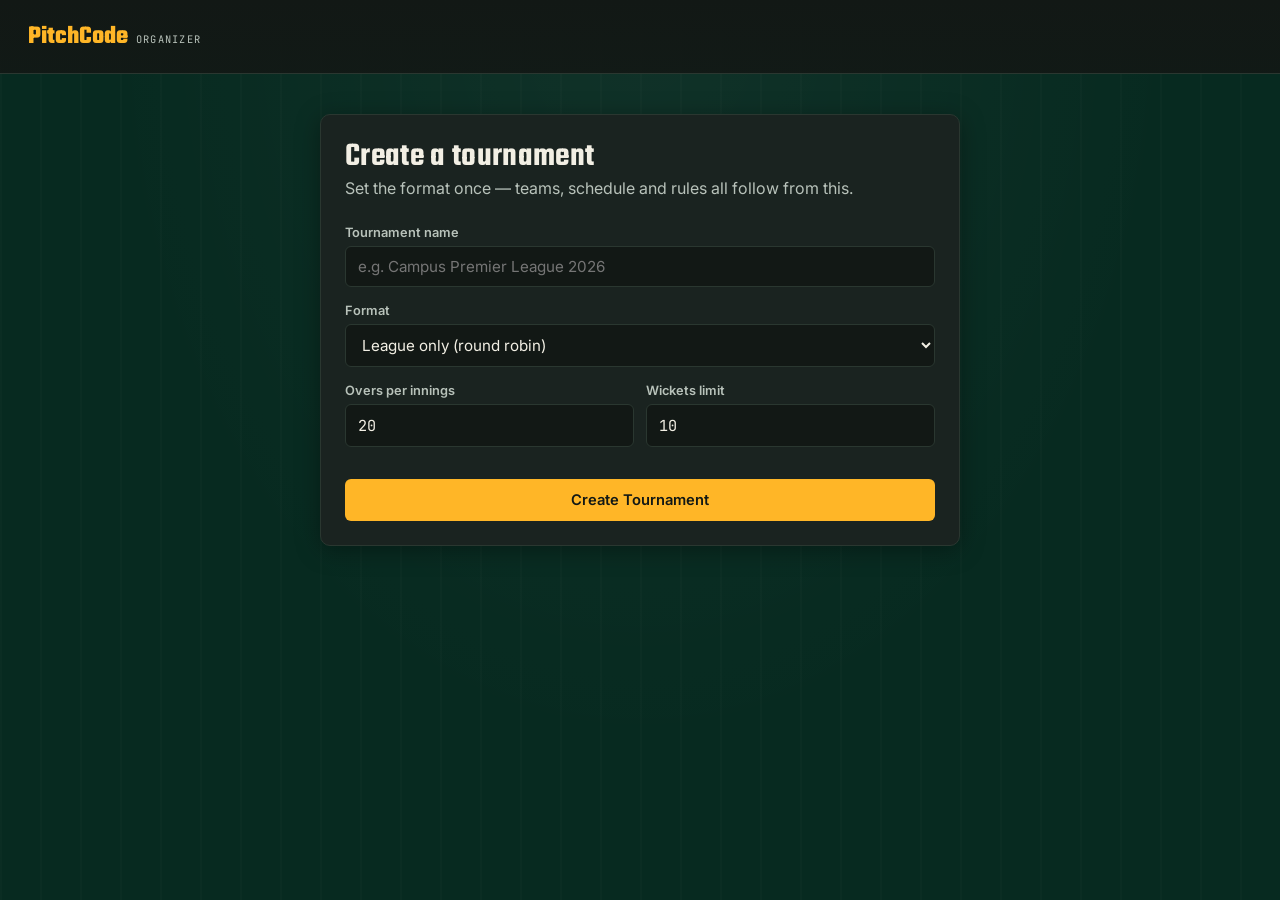
<file: cricket-app/tournament.html>
<!DOCTYPE html>
<html lang="en">
<head>
<meta charset="UTF-8">
<meta name="viewport" content="width=device-width, initial-scale=1.0">
<title>Organizer — PitchCode</title>
<link rel="stylesheet" href="css/theme.css">
<style>
  .tabs { display: flex; gap: 4px; margin-bottom: 20px; border-bottom: 1px solid var(--panel-border); }
  .tabs button { background: none; border: none; color: var(--floodlight-dim); font-family: var(--font-body); font-weight: 600;
    padding: 10px 16px; cursor: pointer; border-bottom: 2px solid transparent; }
  .tabs button.active { color: var(--led-amber); border-bottom-color: var(--led-amber); }
  .team-list-item { display:flex; align-items:center; justify-content:space-between; padding:10px 0; border-bottom:1px solid var(--panel-border); }
  .round-block { margin-bottom: 18px; }
  .round-title { font-family: var(--font-mono); font-size: 0.75rem; letter-spacing: 0.08em; text-transform: uppercase; color: var(--led-amber); margin-bottom: 8px; }
  .match-row { display:flex; align-items:center; justify-content:space-between; padding: 12px 14px; background: var(--scoreboard-black); border: 1px solid var(--panel-border); border-radius: var(--radius-sm); margin-bottom: 8px; }
  .vs { font-family: var(--font-display); font-size: 1.3rem; }
  .player-tag { display:inline-flex; align-items:center; gap:6px; background: var(--scoreboard-black); border:1px solid var(--panel-border); padding: 4px 10px; border-radius: 100px; font-size:0.8rem; margin: 3px 4px 0 0; }
  .player-tag button { background:none;border:none;color:var(--boundary-red);cursor:pointer;font-weight:700; }
</style>
</head>
<body>

<div class="topbar">
  <a href="index.html" class="brand"><span class="mark">PitchCode</span><span class="tag">Organizer</span></a>
  <div id="codeBadge" class="badge badge-amber hidden"></div>
</div>

<main>
  <div class="wrap">

    <!-- ===== EXISTING TOURNAMENTS ===== -->
    <section id="existingSection" class="panel hidden" style="max-width:640px;margin:0 auto 20px;">
      <h3>Your tournaments</h3>
      <p class="hint">Stored in this browser. Open one below, or create a new one underneath.</p>
      <div id="existingList" class="mt-16"></div>
    </section>

    <!-- ===== CREATE TOURNAMENT ===== -->
    <section id="createSection" class="panel" style="max-width:640px;margin:0 auto;">
      <h2>Create a tournament</h2>
      <p class="muted">Set the format once — teams, schedule and rules all follow from this.</p>

      <div class="field mt-24">
        <label for="tName">Tournament name</label>
        <input type="text" id="tName" placeholder="e.g. Campus Premier League 2026">
      </div>

      <div class="field">
        <label for="tFormat">Format</label>
        <select id="tFormat" onchange="onFormatChange()">
          <option value="league">League only (round robin)</option>
          <option value="group_knockout">Group stage + Knockout (Qualifier/Eliminator/Final)</option>
          <option value="knockout">Knockout only</option>
        </select>
      </div>

      <div class="field-row">
        <div class="field">
          <label for="tOvers">Overs per innings</label>
          <input type="number" id="tOvers" value="20" min="1">
        </div>
        <div class="field">
          <label for="tWickets">Wickets limit</label>
          <input type="number" id="tWickets" value="10" min="1">
        </div>
      </div>

      <div class="field" id="groupsField" style="display:none;">
        <label for="tGroups">Number of groups</label>
        <input type="number" id="tGroups" value="2" min="2">
        <div class="hint">Teams are distributed evenly across groups. Top teams from each group advance to the knockout stage.</div>
      </div>

      <button class="btn btn-primary btn-block mt-16" onclick="createTournament()">Create Tournament</button>
    </section>

    <!-- ===== MANAGE TOURNAMENT ===== -->
    <section id="manageSection" class="hidden">

      <div class="panel flex-between mb-16">
        <div>
          <span class="eyebrow" id="formatLabel"></span>
          <h2 id="tNameDisplay"></h2>
        </div>
        <div class="center">
          <div class="hint">Share this code</div>
          <div class="code-display" id="codeDisplay"></div>
        </div>
      </div>

      <div class="tabs">
        <button class="active" data-tab="teams" onclick="switchTab('teams')">Teams &amp; Players</button>
        <button data-tab="schedule" onclick="switchTab('schedule')">Schedule</button>
        <button data-tab="matches" onclick="switchTab('matches')">Matches</button>
        <button data-tab="standings" onclick="switchTab('standings')">Standings</button>
        <button data-tab="leaders" onclick="switchTab('leaders')">Leaderboard</button>
      </div>

      <!-- TEAMS TAB -->
      <div id="tab-teams" class="tab-panel">
        <div class="grid grid-2">
          <div class="panel">
            <h3>Add a team</h3>
            <div class="field mt-16">
              <label for="newTeamName">Team name</label>
              <input type="text" id="newTeamName" placeholder="e.g. Ridgeway Falcons">
            </div>
            <button class="btn btn-secondary btn-block" onclick="addTeam()">Add Team</button>

            <h3 class="mt-24">Teams (<span id="teamCount">0</span>)</h3>
            <div id="teamListBox" class="mt-16"></div>
          </div>

          <div class="panel">
            <h3>Add players to a team</h3>
            <div class="field mt-16">
              <label for="playerTeamSelect">Team</label>
              <select id="playerTeamSelect" onchange="renderPlayersForSelectedTeam()"></select>
            </div>
            <div class="field-row">
              <div class="field">
                <label for="newPlayerName">Player name</label>
                <input type="text" id="newPlayerName" placeholder="e.g. R. Ahmed">
              </div>
              <div class="field" style="max-width:140px;">
                <label for="newPlayerRole">Role</label>
                <select id="newPlayerRole">
                  <option>Batter</option><option>Bowler</option><option>All-rounder</option><option>Wicketkeeper</option>
                </select>
              </div>
            </div>
            <button class="btn btn-secondary btn-block" onclick="addPlayer()">Add Player</button>
            <div id="playerListBox" class="mt-16"></div>
          </div>
        </div>
      </div>

      <!-- SCHEDULE TAB -->
      <div id="tab-schedule" class="tab-panel hidden">
        <div class="panel" id="groupSettingsPanel" style="display:none;">
          <h3>Group settings</h3>
          <p class="hint">Change this any time before generating — it updates live as you add/remove teams.</p>
          <div class="field-row mt-16" style="align-items:flex-end;max-width:340px;">
            <div class="field" style="max-width:160px;">
              <label for="editNumGroups">Number of groups</label>
              <input type="number" id="editNumGroups" min="2" oninput="updateGroupPreview()">
            </div>
            <button class="btn btn-secondary btn-sm" onclick="updateNumGroups()">Save</button>
          </div>
          <p class="hint mt-8" id="groupPreviewHint"></p>
        </div>
        <div class="panel">
          <div class="flex-between">
            <h3>Generate schedule</h3>
            <div class="flex gap-8">
              <button class="btn btn-secondary btn-sm" onclick="generateSchedule(false)">Group-wise / League Order</button>
              <button class="btn btn-secondary btn-sm" onclick="generateSchedule(true)">Randomize Draw</button>
            </div>
          </div>
          <p class="hint">Needs at least 2 teams (group format needs at least 2 per group). Regenerating replaces the existing schedule.</p>
        </div>
        <div id="scheduleBox" class="mt-16"></div>
      </div>

      <!-- MATCHES TAB -->
      <div id="tab-matches" class="tab-panel hidden">
        <div id="matchesBox"></div>
      </div>

      <!-- STANDINGS TAB -->
      <div id="tab-standings" class="tab-panel hidden">
        <div class="panel">
          <table>
            <thead><tr><th>Team</th><th class="num">P</th><th class="num">W</th><th class="num">L</th><th class="num">T</th><th class="num">Pts</th></tr></thead>
            <tbody id="standingsBody"></tbody>
          </table>
        </div>
      </div>

      <!-- LEADERBOARD TAB -->
      <div id="tab-leaders" class="tab-panel hidden">
        <div class="grid grid-2">
          <div class="panel">
            <h3>Most Runs</h3>
            <table><thead><tr><th>Player</th><th class="num">Runs</th><th class="num">SR</th></tr></thead><tbody id="runsLeaderBody"></tbody></table>
          </div>
          <div class="panel">
            <h3>Most Wickets</h3>
            <table><thead><tr><th>Player</th><th class="num">Wkts</th><th class="num">Econ</th></tr></thead><tbody id="wicketsLeaderBody"></tbody></table>
          </div>
        </div>
      </div>

    </section>
  </div>
</main>

<script src="js/db.js"></script>
<script src="js/utils.js"></script>
<script src="js/scheduling.js"></script>
<script src="js/stats.js"></script>
<script>
let currentCode = Utils.qs('code');

function renderExistingTournaments() {
  const all = DB.get('tournaments') || {};
  const entries = Object.entries(all);
  const section = document.getElementById('existingSection');
  if (!entries.length) { section.classList.add('hidden'); return; }
  section.classList.remove('hidden');

  const formatLabels = { league: 'League', group_knockout: 'Group + Knockout', knockout: 'Knockout' };
  document.getElementById('existingList').innerHTML = entries.map(([code, t]) => `
    <div class="match-row" style="display:flex;justify-content:space-between;align-items:center;padding:12px 14px;background:var(--scoreboard-black);border:1px solid var(--panel-border);border-radius:var(--radius-sm);margin-bottom:8px;">
      <div>
        <b>${Utils.escapeHtml(t.meta.name)}</b>
        <div class="hint">${formatLabels[t.meta.format] || t.meta.format} · code ${code} · ${Object.keys(t.teams || {}).length} team(s)</div>
      </div>
      <a class="btn btn-secondary btn-sm" href="tournament.html?code=${code}">Open</a>
    </div>
  `).join('');
}

function onFormatChange() {
  document.getElementById('groupsField').style.display =
    document.getElementById('tFormat').value === 'group_knockout' ? 'block' : 'none';
}

function createTournament() {
  const name = document.getElementById('tName').value.trim();
  const format = document.getElementById('tFormat').value;
  const oversLimit = parseInt(document.getElementById('tOvers').value, 10);
  const wicketsLimit = parseInt(document.getElementById('tWickets').value, 10);
  const numGroups = format === 'group_knockout' ? parseInt(document.getElementById('tGroups').value, 10) : 1;

  if (!name) return Utils.toast('Enter a tournament name', 'error');

  const existing = DB.get('tournaments') || {};
  const code = Utils.generateUniqueCode(existing);

  DB.set(`tournaments/${code}/meta`, {
    name, format, oversLimit, wicketsLimit, numGroups, createdAt: Date.now()
  });
  DB.set(`tournaments/${code}/teams`, {});
  DB.set(`tournaments/${code}/matches`, {});
  DB.set(`tournaments/${code}/players`, {});

  currentCode = code;
  window.history.replaceState({}, '', `tournament.html?code=${code}`);
  Utils.toast(`Tournament created — code ${code}`, 'success');
  loadTournament();
}

function loadTournament() {
  if (!currentCode) return;
  const t = DB.get(`tournaments/${currentCode}`);
  if (!t) { Utils.toast('Tournament not found', 'error'); return; }

  document.getElementById('createSection').classList.add('hidden');
  document.getElementById('existingSection').classList.add('hidden');
  document.getElementById('manageSection').classList.remove('hidden');
  document.getElementById('codeBadge').textContent = currentCode;
  document.getElementById('codeBadge').classList.remove('hidden');
  document.getElementById('codeDisplay').textContent = currentCode;
  document.getElementById('tNameDisplay').textContent = t.meta.name;
  const formatLabels = { league: 'League (Round Robin)', group_knockout: 'Group Stage + Knockout', knockout: 'Knockout' };
  document.getElementById('formatLabel').textContent = formatLabels[t.meta.format] || t.meta.format;

  renderTeams(t);
  renderGroupSettings(t);
  renderSchedule(t);
  renderMatches(t);
  renderStandings(t);
  renderLeaders(t);
}

function switchTab(tab) {
  document.querySelectorAll('.tabs button').forEach(b => b.classList.toggle('active', b.dataset.tab === tab));
  document.querySelectorAll('.tab-panel').forEach(p => p.classList.add('hidden'));
  document.getElementById('tab-' + tab).classList.remove('hidden');
}

/* ---------- Teams & Players ---------- */
function addTeam() {
  const nameInput = document.getElementById('newTeamName');
  const name = nameInput.value.trim();
  if (!name) return Utils.toast('Enter a team name', 'error');
  const id = Utils.generateId();
  DB.set(`tournaments/${currentCode}/teams/${id}`, { id, name, players: [] });
  nameInput.value = '';
  loadTournament();
}

function removeTeam(teamId) {
  DB.remove(`tournaments/${currentCode}/teams/${teamId}`);
  loadTournament();
}

function renderTeams(t) {
  const teams = Object.values(t.teams || {});
  document.getElementById('teamCount').textContent = teams.length;

  const listBox = document.getElementById('teamListBox');
  listBox.innerHTML = teams.length ? '' : '<p class="muted">No teams yet.</p>';
  teams.forEach(team => {
    const row = document.createElement('div');
    row.className = 'team-list-item';
    row.innerHTML = `<span>${Utils.escapeHtml(team.name)} <span class="muted mono">(${(team.players||[]).length} players)</span></span>
      <button class="btn-ghost" onclick="removeTeam('${team.id}')">Remove</button>`;
    listBox.appendChild(row);
  });

  const select = document.getElementById('playerTeamSelect');
  const prevVal = select.value;
  select.innerHTML = teams.map(tm => `<option value="${tm.id}">${Utils.escapeHtml(tm.name)}</option>`).join('');
  if (teams.some(tm => tm.id === prevVal)) select.value = prevVal;
  renderPlayersForSelectedTeam();
}

function renderPlayersForSelectedTeam() {
  const teamId = document.getElementById('playerTeamSelect').value;
  const box = document.getElementById('playerListBox');
  if (!teamId) { box.innerHTML = ''; return; }
  const team = DB.get(`tournaments/${currentCode}/teams/${teamId}`);
  if (!team) { box.innerHTML = ''; return; }
  box.innerHTML = (team.players || []).map(p =>
    `<span class="player-tag">${Utils.escapeHtml(p.name)} · ${p.role}
      <button onclick="removePlayer('${teamId}','${p.id}')">×</button></span>`
  ).join('') || '<p class="muted">No players yet.</p>';
}

function addPlayer() {
  const teamId = document.getElementById('playerTeamSelect').value;
  const name = document.getElementById('newPlayerName').value.trim();
  const role = document.getElementById('newPlayerRole').value;
  if (!teamId) return Utils.toast('Add a team first', 'error');
  if (!name) return Utils.toast('Enter a player name', 'error');

  const team = DB.get(`tournaments/${currentCode}/teams/${teamId}`);
  const players = team.players || [];
  players.push({ id: Utils.generateId(), name, role });
  DB.set(`tournaments/${currentCode}/teams/${teamId}/players`, players);
  document.getElementById('newPlayerName').value = '';
  renderTeams(DB.get(`tournaments/${currentCode}`));
  document.getElementById('playerTeamSelect').value = teamId;
  renderPlayersForSelectedTeam();
}

function removePlayer(teamId, playerId) {
  const team = DB.get(`tournaments/${currentCode}/teams/${teamId}`);
  const players = (team.players || []).filter(p => p.id !== playerId);
  DB.set(`tournaments/${currentCode}/teams/${teamId}/players`, players);
  renderPlayersForSelectedTeam();
  renderTeams(DB.get(`tournaments/${currentCode}`));
}

/* ---------- Group settings ---------- */
function renderGroupSettings(t) {
  const panel = document.getElementById('groupSettingsPanel');
  if (t.meta.format !== 'group_knockout') { panel.style.display = 'none'; return; }
  panel.style.display = 'block';
  document.getElementById('editNumGroups').value = t.meta.numGroups;
  updateGroupPreview();
}

function updateGroupPreview() {
  const t = DB.get(`tournaments/${currentCode}`);
  const numGroups = parseInt(document.getElementById('editNumGroups').value, 10);
  const teamCount = Object.keys(t.teams || {}).length;
  const hint = document.getElementById('groupPreviewHint');

  if (!teamCount) { hint.innerHTML = 'Add teams first to see group sizes.'; return; }
  if (!numGroups || numGroups < 2) { hint.innerHTML = '<span style="color:var(--boundary-red)">Need at least 2 groups.</span>'; return; }
  if (numGroups > teamCount) {
    hint.innerHTML = `<span style="color:var(--boundary-red)">Only ${teamCount} team(s) added — can't fill ${numGroups} groups yet. Add more teams or lower this number.</span>`;
    return;
  }
  const base = Math.floor(teamCount / numGroups);
  const remainder = teamCount % numGroups;
  const sizes = Array.from({ length: numGroups }, (_, i) => base + (i < remainder ? 1 : 0));
  const tooSmall = sizes.some(s => s < 2);
  hint.innerHTML = `${teamCount} team(s) → ${numGroups} group(s) of ${sizes.join(' / ')} team(s).` +
    (tooSmall ? ' <span style="color:var(--boundary-red)">At least one group would have fewer than 2 teams and can\'t play a round robin — reduce the group count or add more teams.</span>' : ' <span style="color:var(--success-green)">Looks good.</span>');
}

function updateNumGroups() {
  const t = DB.get(`tournaments/${currentCode}`);
  const numGroups = parseInt(document.getElementById('editNumGroups').value, 10);
  const teamCount = Object.keys(t.teams || {}).length;
  if (!numGroups || numGroups < 2) return Utils.toast('Need at least 2 groups', 'error');
  if (numGroups > teamCount) return Utils.toast(`Only ${teamCount} team(s) added — can't split into ${numGroups} groups`, 'error');
  DB.update(`tournaments/${currentCode}/meta`, { numGroups });
  Utils.toast('Group count updated', 'success');
  loadTournament();
}

/* ---------- Schedule ---------- */
function generateSchedule(randomize) {
  const t = DB.get(`tournaments/${currentCode}`);
  const teams = Object.values(t.teams || {});
  if (teams.length < 2) return Utils.toast('Add at least 2 teams first', 'error');
  const teamIds = teams.map(tm => tm.id);

  let rounds = [];
  let groupsInfo = null;

  if (t.meta.format === 'group_knockout') {
    const numGroups = Math.max(2, t.meta.numGroups || 2);
    if (numGroups > teamIds.length) {
      return Utils.toast(`You have ${teamIds.length} team(s) but ${numGroups} groups set — add more teams or lower the group count in the Schedule tab first.`, 'error');
    }
    const ordered = randomize ? Utils.fisherYatesShuffle(teamIds) : teamIds;
    const groups = Scheduling.splitIntoGroups(ordered, numGroups);
    if (groups.some(g => g.length < 2)) {
      return Utils.toast('At least one group would have fewer than 2 teams — reduce the group count or add more teams.', 'error');
    }
    groupsInfo = groups;
    groups.forEach((groupTeamIds, gi) => {
      const groupRounds = Scheduling.roundRobin(groupTeamIds);
      groupRounds.forEach((matches, ri) => {
        rounds.push({ label: `Group ${String.fromCharCode(65 + gi)} · Round ${ri + 1}`, matches, stage: 'group' });
      });
    });
  } else if (t.meta.format === 'knockout') {
    const ordered = randomize ? Utils.fisherYatesShuffle(teamIds) : teamIds;
    const bracket = Scheduling.knockoutBracket(ordered);
    rounds.push({ label: 'Round 1', matches: bracket.filter(m => m[0] && m[1]), stage: 'knockout' });
  } else {
    const roundsRaw = randomize ? Scheduling.randomSchedule(teamIds) : Scheduling.roundRobin(teamIds);
    roundsRaw.forEach((matches, ri) => rounds.push({ label: `Round ${ri + 1}`, matches, stage: 'league' }));
  }

  // Write matches
  const matches = {};
  rounds.forEach(round => {
    round.matches.forEach(([a, b]) => {
      const id = Utils.generateId();
      matches[id] = {
        id, teamAId: a, teamBId: b, round: round.label, stage: round.stage,
        status: 'scheduled', result: null
      };
    });
  });
  DB.set(`tournaments/${currentCode}/matches`, matches);
  if (groupsInfo) DB.set(`tournaments/${currentCode}/groups`, groupsInfo);

  Utils.toast('Schedule generated', 'success');
  loadTournament();
}

function renderSchedule(t) {
  const box = document.getElementById('scheduleBox');
  const matches = Object.values(t.matches || {});
  if (!matches.length) { box.innerHTML = '<p class="muted">No schedule yet — generate one above.</p>'; return; }

  const byRound = {};
  matches.forEach(m => { (byRound[m.round] = byRound[m.round] || []).push(m); });

  box.innerHTML = Object.entries(byRound).map(([round, ms]) => `
    <div class="round-block">
      <div class="round-title">${Utils.escapeHtml(round)}</div>
      ${ms.map(m => `
        <div class="match-row">
          <span>${teamName(t, m.teamAId)} <span class="vs muted"> vs </span> ${teamName(t, m.teamBId)}</span>
          <span class="badge ${m.status === 'completed' ? 'badge-green' : 'muted'}">${m.status}</span>
        </div>
      `).join('')}
    </div>
  `).join('');
}

function teamName(t, teamId) {
  return Utils.escapeHtml((t.teams && t.teams[teamId] && t.teams[teamId].name) || 'TBD');
}

/* ---------- Matches tab ---------- */
function renderMatches(t) {
  const box = document.getElementById('matchesBox');
  const matches = Object.values(t.matches || {});
  if (!matches.length) { box.innerHTML = '<p class="muted">No matches yet.</p>'; return; }

  box.innerHTML = matches.map(m => `
    <div class="panel flex-between">
      <div>
        <div class="eyebrow">${Utils.escapeHtml(m.round)}</div>
        <h3>${teamName(t, m.teamAId)} <span class="muted">vs</span> ${teamName(t, m.teamBId)}</h3>
        ${m.result ? `<p class="mt-8">${Utils.escapeHtml(resultText(t, m))}</p>` : ''}
      </div>
      <div class="flex gap-8">
        <span class="badge ${m.status === 'completed' ? 'badge-green' : (m.status === 'scheduled' ? 'muted' : 'badge-live')}">${m.status}</span>
        <a class="btn btn-primary btn-sm" href="scorer.html?tournament=${currentCode}&match=${m.id}">
          ${m.status === 'completed' ? 'View Scorecard' : (m.status === 'scheduled' ? 'Start Scoring' : 'Continue Scoring')}
        </a>
      </div>
    </div>
  `).join('');
}

function resultText(t, m) {
  if (!m.result) return '';
  if (m.result.winnerId === null) return 'Match tied';
  return `${teamName(t, m.result.winnerId)} won by ${m.result.margin}`;
}

/* ---------- Standings ---------- */
function renderStandings(t) {
  const teams = Object.values(t.teams || {});
  const table = {};
  teams.forEach(tm => table[tm.id] = { name: tm.name, P: 0, W: 0, L: 0, T: 0, Pts: 0 });

  Object.values(t.matches || {}).forEach(m => {
    if (m.status !== 'completed' || !m.result) return;
    if (table[m.teamAId]) table[m.teamAId].P++;
    if (table[m.teamBId]) table[m.teamBId].P++;
    if (m.result.winnerId === null) {
      if (table[m.teamAId]) { table[m.teamAId].T++; table[m.teamAId].Pts += 1; }
      if (table[m.teamBId]) { table[m.teamBId].T++; table[m.teamBId].Pts += 1; }
    } else {
      const loserId = m.result.winnerId === m.teamAId ? m.teamBId : m.teamAId;
      if (table[m.result.winnerId]) { table[m.result.winnerId].W++; table[m.result.winnerId].Pts += 2; }
      if (table[loserId]) table[loserId].L++;
    }
  });

  const rows = Object.values(table).sort((a, b) => b.Pts - a.Pts);
  document.getElementById('standingsBody').innerHTML = rows.map(r => `
    <tr><td>${Utils.escapeHtml(r.name)}</td><td class="num">${r.P}</td><td class="num">${r.W}</td><td class="num">${r.L}</td><td class="num">${r.T}</td><td class="num">${r.Pts}</td></tr>
  `).join('') || '<tr><td colspan="6" class="muted">No completed matches yet.</td></tr>';
}

/* ---------- Leaderboard ---------- */
function renderLeaders(t) {
  const players = Object.values(t.players || {});
  const runsTop = Stats.topN(players, 'runs', 5, true);
  const wicketsTop = Stats.topN(players, 'wickets', 5, true);

  document.getElementById('runsLeaderBody').innerHTML = runsTop.map(p => `
    <tr><td>${Utils.escapeHtml(p.name)}</td><td class="num">${p.runs}</td><td class="num">${Stats.strikeRate(p)}</td></tr>
  `).join('') || '<tr><td colspan="3" class="muted">No data yet.</td></tr>';

  document.getElementById('wicketsLeaderBody').innerHTML = wicketsTop.map(p => `
    <tr><td>${Utils.escapeHtml(p.name)}</td><td class="num">${p.wickets}</td><td class="num">${Stats.economy(p)}</td></tr>
  `).join('') || '<tr><td colspan="3" class="muted">No data yet.</td></tr>';
}

// init
// If you're on the Firebase-backed db.js, DB.ready() resolves once the first
// snapshot arrives; on the localStorage version it resolves immediately.
function init() {
  if (currentCode) loadTournament();
  else renderExistingTournaments();
}
if (typeof DB.ready === 'function') DB.ready().then(init);
else init();

</script>
</body>
</html>
</file>
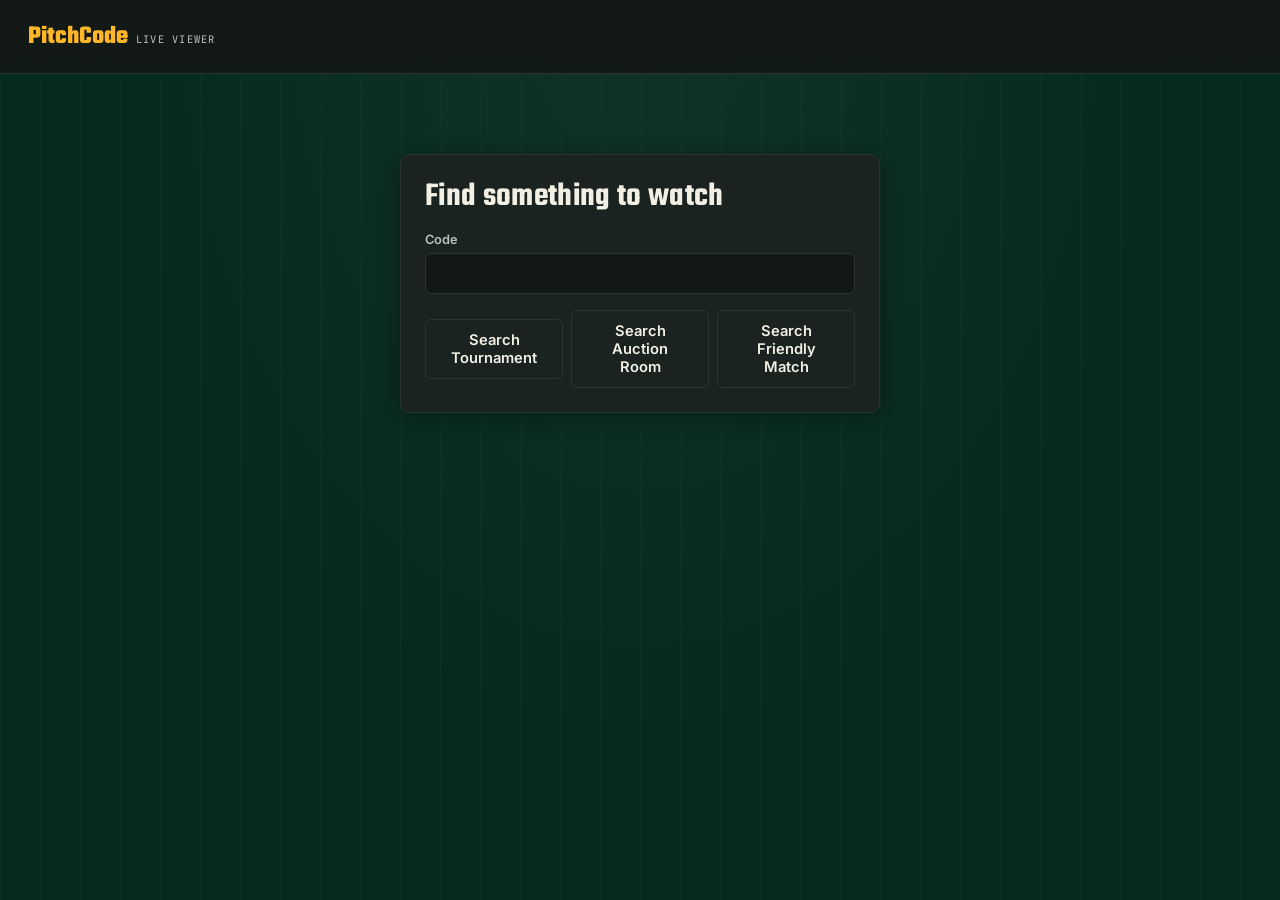
<file: cricket-app/viewer.html>
<!DOCTYPE html>
<html lang="en">
<head>
<meta charset="UTF-8">
<meta name="viewport" content="width=device-width, initial-scale=1.0">
<title>Live — PitchCode</title>
<link rel="stylesheet" href="css/theme.css">
<style>
  .search-panel { max-width: 480px; margin: 40px auto; }
  .match-pick { display:flex; justify-content:space-between; align-items:center; padding:12px 14px; background:var(--scoreboard-black); border:1px solid var(--panel-border); border-radius:var(--radius-sm); margin-bottom:8px; cursor:pointer; }
  .match-pick:hover { border-color: var(--led-amber); }
  .team-grid { display:grid; grid-template-columns: repeat(auto-fill, minmax(220px,1fr)); gap: 14px; }
</style>
</head>
<body>
<div class="topbar">
  <a href="index.html" class="brand"><span class="mark">PitchCode</span><span class="tag">Live Viewer</span></a>
</div>

<main><div class="wrap">

  <div id="searchBox" class="panel search-panel hidden">
    <h2>Find something to watch</h2>
    <div class="field mt-16"><label>Code</label><input type="text" id="searchCode" style="text-transform:uppercase;letter-spacing:0.1em;"></div>
    <div class="flex gap-8">
      <button class="btn btn-secondary btn-block" onclick="searchAs('tournament')">Search Tournament</button>
      <button class="btn btn-secondary btn-block" onclick="searchAs('auction')">Search Auction Room</button>
      <button class="btn btn-secondary btn-block" onclick="searchAs('friendly')">Search Friendly Match</button>
    </div>
  </div>

  <div id="tournamentView" class="hidden"></div>
  <div id="auctionView" class="hidden"></div>
  <div id="friendlyView" class="hidden"></div>

</div></main>

<script src="js/db.js"></script>
<script src="js/utils.js"></script>
<script src="js/scoring-engine.js"></script>
<script>
let code = Utils.qs('code');
let type = Utils.qs('type');

function searchAs(t) {
  const c = document.getElementById('searchCode').value.trim().toUpperCase();
  if (!c) return Utils.toast('Enter a code', 'error');
  window.location.href = `viewer.html?code=${c}&type=${t}`;
}

function reviveInnings(obj) { return obj ? Object.setPrototypeOf(obj, InningsEngine.prototype) : null; }

function init() {
  if (!code || !type) {
    document.getElementById('searchBox').classList.remove('hidden');
    return;
  }
  if (type === 'tournament') showTournament();
  else if (type === 'friendly') showFriendly();
  else showAuction();
}

/* ---------- TOURNAMENT VIEW ---------- */
let selectedMatchId = Utils.qs('match');

function showTournament() {
  const t = DB.get(`tournaments/${code}`);
  const view = document.getElementById('tournamentView');
  view.classList.remove('hidden');
  if (!t) { view.innerHTML = '<div class="panel center"><h3>No tournament found for that code.</h3></div>'; return; }

  if (!selectedMatchId) {
    const matches = Object.values(t.matches || {});
    view.innerHTML = `
      <div class="panel">
        <span class="eyebrow">${Utils.escapeHtml(t.meta.format)}</span>
        <h2>${Utils.escapeHtml(t.meta.name)}</h2>
      </div>
      <div class="panel mt-16">
        <h3>Matches</h3>
        <div class="mt-16">
          ${matches.map(m => `
            <div class="match-pick" onclick="pickMatch('${m.id}')">
              <span>${teamName(t,m.teamAId)} vs ${teamName(t,m.teamBId)} <span class="muted">(${Utils.escapeHtml(m.round)})</span></span>
              <span class="badge ${m.status==='completed'?'badge-green':(m.status==='in_progress'?'badge-live':'muted')}">${m.status}</span>
            </div>`).join('') || '<p class="muted">No matches scheduled yet.</p>'}
        </div>
      </div>`;
    return;
  }

  renderMatchLive(t);
}

function teamName(t, id) { return Utils.escapeHtml((t.teams[id]||{}).name || 'TBD'); }
function pickMatch(id) { selectedMatchId = id; window.history.replaceState({}, '', `viewer.html?code=${code}&type=tournament&match=${id}`); showTournament(); }

function renderMatchLive(t) {
  const view = document.getElementById('tournamentView');
  const m = t.matches[selectedMatchId];
  if (!m || !m.scoreState) {
    view.innerHTML = `<div class="panel center"><h3>Match hasn't started yet.</h3><button class="btn btn-secondary mt-16" onclick="selectedMatchId=null;showTournament();">← Back to matches</button></div>`;
    return;
  }
  const engineRaw = m.scoreState.matchEngine;
  const inn = reviveInnings(Utils.deepClone(engineRaw.status === 'innings2' ? engineRaw.innings2 : engineRaw.innings1));
  const battingName = teamName(t, inn.battingTeamId);
  const bowlingName = teamName(t, inn.bowlingTeamId);

  const currentOverNum = Math.floor(inn.legalBalls / 6);
  const overBalls = inn.ballQueue.filter(e => e.over === currentOverNum);

  view.innerHTML = `
    <button class="btn btn-ghost btn-sm" onclick="selectedMatchId=null;showTournament();">← All matches</button>
    <div class="led-board mt-16">
      <span class="badge ${m.status==='completed'?'badge-green':'badge-live'}">${m.status==='completed'?'FINAL':'<span class="led-live-dot"></span>LIVE'}</span>
      <div class="eyebrow mt-8">${battingName} batting</div>
      <div class="led-score">${inn.score}<span class="sub">/${inn.wickets}</span></div>
      <div class="led-meta">
        <span><b>${Utils.formatOvers(inn.legalBalls)}</b> overs</span>
        <span>RR <b>${inn.runRate().toFixed(2)}</b></span>
        ${engineRaw.status === 'innings2' ? `<span>Target <b>${engineRaw.target}</b> · Need <b>${Math.max(0,engineRaw.target-inn.score)}</b></span>` : ''}
      </div>
    </div>
    <div class="panel mt-16">
      <h3>This over</h3>
      <div class="this-over mt-16" style="display:flex;gap:6px;flex-wrap:wrap;">
        ${overBalls.map(chipFor).join('') || '<span class="muted">New over</span>'}
      </div>
    </div>
    ${m.result ? `<div class="panel mt-16 center"><h3>${resultText(t,m)}</h3></div>` : ''}
  `;
}

function resultText(t, m) {
  if (!m.result) return '';
  if (m.result.winnerId === null) return 'Match tied';
  return `${teamName(t, m.result.winnerId)} won by ${m.result.margin}`;
}

function chipFor(ev) {
  if (ev.wicket) return '<span class="ball-chip wicket">W</span>';
  if (ev.extraType === 'wide') return '<span class="ball-chip extra">Wd</span>';
  if (ev.extraType === 'noball') return '<span class="ball-chip extra">Nb</span>';
  if (ev.extraType === 'bye') return `<span class="ball-chip extra">${ev.extraRuns}b</span>`;
  if (ev.extraType === 'legbye') return `<span class="ball-chip extra">${ev.extraRuns}lb</span>`;
  if (ev.runs === 0) return '<span class="ball-chip dot">•</span>';
  if (ev.runs === 4) return '<span class="ball-chip four">4</span>';
  if (ev.runs === 6) return '<span class="ball-chip six">6</span>';
  return `<span class="ball-chip">${ev.runs}</span>`;
}

/* ---------- FRIENDLY MATCH VIEW ---------- */
function showFriendly() {
  const m = DB.get(`friendlyMatches/${code}`);
  const view = document.getElementById('friendlyView');
  view.classList.remove('hidden');
  if (!m) { view.innerHTML = '<div class="panel center"><h3>No friendly match found for that code.</h3></div>'; return; }

  const names = { A: m.meta.teamAName, B: m.meta.teamBName };
  if (!m.scoreState) {
    view.innerHTML = `<div class="panel center"><h3>${Utils.escapeHtml(names.A)} vs ${Utils.escapeHtml(names.B)}</h3><p class="muted mt-8">Match hasn't started yet.</p></div>`;
    return;
  }

  const engineRaw = m.scoreState.matchEngine;
  const inn = reviveInnings(Utils.deepClone(engineRaw.status === 'innings2' ? engineRaw.innings2 : engineRaw.innings1));
  const battingName = names[inn.battingTeamId];
  const currentOverNum = Math.floor(inn.legalBalls / 6);
  const overBalls = inn.ballQueue.filter(e => e.over === currentOverNum);

  view.innerHTML = `
    <div class="panel"><span class="eyebrow">Friendly Match</span><h2>${Utils.escapeHtml(names.A)} <span class="muted">vs</span> ${Utils.escapeHtml(names.B)}</h2></div>
    <div class="led-board mt-16">
      <span class="badge ${m.status==='completed'?'badge-green':'badge-live'}">${m.status==='completed'?'FINAL':'<span class="led-live-dot"></span>LIVE'}</span>
      <div class="eyebrow mt-8">${Utils.escapeHtml(battingName)} batting</div>
      <div class="led-score">${inn.score}<span class="sub">/${inn.wickets}</span></div>
      <div class="led-meta">
        <span><b>${Utils.formatOvers(inn.legalBalls)}</b> overs</span>
        <span>RR <b>${inn.runRate().toFixed(2)}</b></span>
        ${engineRaw.status === 'innings2' ? `<span>Target <b>${engineRaw.target}</b> · Need <b>${Math.max(0,engineRaw.target-inn.score)}</b></span>` : ''}
      </div>
    </div>
    <div class="panel mt-16">
      <h3>This over</h3>
      <div class="this-over mt-16" style="display:flex;gap:6px;flex-wrap:wrap;">
        ${overBalls.map(chipFor).join('') || '<span class="muted">New over</span>'}
      </div>
    </div>
    ${m.result ? `<div class="panel mt-16 center"><h3>${friendlyResultText(names, m)}</h3></div>` : ''}
  `;
}

function friendlyResultText(names, m) {
  if (!m.result) return '';
  if (m.result.winnerId === null) return 'Match tied';
  return `${Utils.escapeHtml(names[m.result.winnerId])} won by ${m.result.margin}`;
}

/* ---------- AUCTION VIEW ---------- */
function showAuction() {
  const r = DB.get(`auctionRooms/${code}`);
  const view = document.getElementById('auctionView');
  view.classList.remove('hidden');
  if (!r) { view.innerHTML = '<div class="panel center"><h3>No auction room found for that code.</h3></div>'; return; }

  let currentPlayerHtml = '<p class="muted">No player currently up for bidding.</p>';
  if (r.liveBid) {
    const p = r.players[r.liveBid.playerId];
    const photoHtml = p.photo ? `<img src="${p.photo}" style="width:56px;height:56px;border-radius:50%;object-fit:cover;border:2px solid var(--led-amber-dim);margin-bottom:8px;">` : '';
    currentPlayerHtml = r.liveBid.sealedMode
      ? `${photoHtml}<h3>${Utils.escapeHtml(p.name)}</h3><p class="muted">Hidden bid in progress — amounts stay sealed until the auction head resolves.</p>`
      : `${photoHtml}<h3>${Utils.escapeHtml(p.name)}</h3><div class="led-board mt-16"><div class="led-score">${Utils.formatCurrency(r.liveBid.currentBid)}</div>
         <div class="led-meta">${r.liveBid.currentBidder ? 'Leading: ' + Utils.escapeHtml(r.teams[r.liveBid.currentBidder].name) : 'No bids yet'}</div></div>`;
  }

  const teams = Object.values(r.teams || {});
  view.innerHTML = `
    <div class="panel"><span class="eyebrow">Auction</span><h2>${Utils.escapeHtml(r.meta.name)}</h2></div>
    <div class="panel mt-16">${currentPlayerHtml}</div>
    <div class="panel mt-16">
      <h3>Team sheets</h3>
      <div class="team-grid mt-16">
        ${teams.map(t => {
          const pct = Math.round(100 * (t.totalPurse - t.remainingPurse) / t.totalPurse);
          const squadNames = (t.squad||[]).map(s => r.players[s.playerId] ? r.players[s.playerId].name : '').filter(Boolean);
          return `<div class="team-card">
            <b>${Utils.escapeHtml(t.name)}</b>
            <div class="mono mt-8">${Utils.formatCurrency(t.remainingPurse)} left</div>
            <div class="purse-bar"><div style="width:${pct}%"></div></div>
            <div class="hint mt-8">${squadNames.map(n => Utils.escapeHtml(n)).join(', ') || 'No players yet'}</div>
          </div>`;
        }).join('') || '<p class="muted">No teams yet.</p>'}
      </div>
    </div>`;
}

/* live refresh */
if (code && type === 'tournament') DB.on(`tournaments/${code}`, () => showTournament());
if (code && type === 'auction') DB.on(`auctionRooms/${code}`, () => showAuction());
if (code && type === 'friendly') DB.on(`friendlyMatches/${code}`, () => showFriendly());

init();
</script>
</body>
</html>
</file>
<file: cricket-app/css/theme.css>
/* ==========================================================================
   PITCHCODE — Cricket Scoring & Auction Platform
   Design system: Stadium scoreboard aesthetic
   ========================================================================== */

@import url('https://fonts.googleapis.com/css2?family=Teko:wght@400;500;600;700&family=Inter:wght@400;500;600;700;800&family=JetBrains+Mono:wght@400;500;700&display=swap');

:root {
  /* Palette */
  --pitch-green: #0B3D2E;
  --pitch-green-deep: #072A20;
  --scoreboard-black: #121815;
  --scoreboard-panel: #1A2320;
  --panel-border: #2A3730;
  --floodlight: #F2EFE4;
  --floodlight-dim: #B8C2BA;
  --willow: #C08552;
  --led-amber: #FFB627;
  --led-amber-dim: #8A6620;
  --boundary-red: #E4572E;
  --six-blue: #3FA7D6;
  --success-green: #4CAF6D;

  /* Type */
  --font-display: 'Teko', sans-serif;
  --font-body: 'Inter', sans-serif;
  --font-mono: 'JetBrains Mono', monospace;

  /* Layout */
  --radius: 10px;
  --radius-sm: 6px;
  --shadow-panel: 0 4px 24px rgba(0,0,0,0.35);
  --shadow-glow: 0 0 20px rgba(255,182,39,0.25);
}

* { box-sizing: border-box; }

html, body {
  margin: 0; padding: 0;
  background: var(--pitch-green-deep);
  background-image:
    radial-gradient(ellipse at top, rgba(255,255,255,0.04), transparent 60%),
    repeating-linear-gradient(90deg, rgba(255,255,255,0.015) 0px, rgba(255,255,255,0.015) 2px, transparent 2px, transparent 40px);
  color: var(--floodlight);
  font-family: var(--font-body);
  min-height: 100vh;
}

a { color: inherit; }

::selection { background: var(--led-amber); color: var(--scoreboard-black); }

/* Focus visibility */
button:focus-visible, input:focus-visible, select:focus-visible, a:focus-visible, textarea:focus-visible {
  outline: 2px solid var(--led-amber);
  outline-offset: 2px;
}

/* ---------- Typography ---------- */
h1, h2, h3, .display {
  font-family: var(--font-display);
  font-weight: 600;
  letter-spacing: 0.01em;
  margin: 0;
  color: var(--floodlight);
}
h1 { font-size: 3rem; line-height: 1.05; }
h2 { font-size: 2.1rem; line-height: 1.1; }
h3 { font-size: 1.5rem; }
p { line-height: 1.55; color: var(--floodlight-dim); margin: 0 0 0.75em; }
.eyebrow {
  font-family: var(--font-mono);
  font-size: 0.72rem;
  letter-spacing: 0.14em;
  text-transform: uppercase;
  color: var(--led-amber);
}
.mono { font-family: var(--font-mono); font-variant-numeric: tabular-nums; }

/* ---------- Layout shells ---------- */
.wrap { max-width: 1100px; margin: 0 auto; padding: 0 24px; }
.topbar {
  display: flex; align-items: center; justify-content: space-between;
  padding: 18px 28px;
  background: linear-gradient(180deg, var(--scoreboard-black), rgba(18,24,21,0.92));
  border-bottom: 1px solid var(--panel-border);
  position: sticky; top: 0; z-index: 50;
}
.brand { display: flex; align-items: baseline; gap: 8px; text-decoration: none; }
.brand .mark { font-family: var(--font-display); font-size: 1.6rem; font-weight: 700; color: var(--led-amber); }
.brand .tag { font-family: var(--font-mono); font-size: 0.65rem; letter-spacing: 0.12em; color: var(--floodlight-dim); text-transform: uppercase; }

main { padding: 40px 0 80px; }

/* ---------- Panels / Cards ---------- */
.panel {
  background: var(--scoreboard-panel);
  border: 1px solid var(--panel-border);
  border-radius: var(--radius);
  box-shadow: var(--shadow-panel);
  padding: 24px;
}
.panel + .panel { margin-top: 20px; }
.panel-header {
  display: flex; align-items: center; justify-content: space-between;
  margin-bottom: 16px; padding-bottom: 12px;
  border-bottom: 1px solid var(--panel-border);
}

.grid { display: grid; gap: 20px; }
.grid-2 { grid-template-columns: repeat(2, 1fr); }
.grid-3 { grid-template-columns: repeat(3, 1fr); }
.grid-4 { grid-template-columns: repeat(4, 1fr); }
@media (max-width: 800px) {
  .grid-2, .grid-3, .grid-4 { grid-template-columns: 1fr; }
}

/* ---------- Buttons ---------- */
.btn {
  font-family: var(--font-body);
  font-weight: 600;
  font-size: 0.92rem;
  padding: 11px 20px;
  border-radius: var(--radius-sm);
  border: 1px solid transparent;
  cursor: pointer;
  transition: transform 0.08s ease, box-shadow 0.15s ease, background 0.15s ease;
  display: inline-flex; align-items: center; gap: 8px;
}
.btn:active { transform: scale(0.97); }
.btn-primary { background: var(--led-amber); color: var(--scoreboard-black); }
.btn-primary:hover { box-shadow: var(--shadow-glow); }
.btn-secondary { background: transparent; color: var(--floodlight); border-color: var(--panel-border); }
.btn-secondary:hover { border-color: var(--led-amber); color: var(--led-amber); }
.btn-danger { background: var(--boundary-red); color: var(--floodlight); }
.btn-ghost { background: transparent; color: var(--floodlight-dim); border: none; padding: 6px 10px; }
.btn-ghost:hover { color: var(--led-amber); }
.btn-block { width: 100%; justify-content: center; }
.btn-sm { padding: 7px 12px; font-size: 0.82rem; }
.btn[disabled] { opacity: 0.4; cursor: not-allowed; }

.btn-role {
  display: flex; flex-direction: column; gap: 6px;
  padding: 22px; text-align: left; border-radius: var(--radius);
  background: var(--scoreboard-panel); border: 1px solid var(--panel-border);
  cursor: pointer; text-decoration: none; color: var(--floodlight);
  transition: border-color 0.15s ease, transform 0.1s ease;
}
.btn-role:hover { border-color: var(--led-amber); transform: translateY(-2px); }
.btn-role .role-title { font-family: var(--font-display); font-size: 1.5rem; color: var(--led-amber); }
.btn-role .role-desc { font-size: 0.85rem; color: var(--floodlight-dim); }

/* ---------- Forms ---------- */
label { display: block; font-size: 0.8rem; font-weight: 600; margin-bottom: 6px; color: var(--floodlight-dim); }
input, select, textarea {
  width: 100%;
  background: var(--scoreboard-black);
  border: 1px solid var(--panel-border);
  color: var(--floodlight);
  padding: 10px 12px;
  border-radius: var(--radius-sm);
  font-family: var(--font-body);
  font-size: 0.95rem;
}
input[type="number"] { font-family: var(--font-mono); }
.field { margin-bottom: 16px; }
.field-row { display: flex; gap: 12px; }
.field-row .field { flex: 1; }
.hint { font-size: 0.75rem; color: var(--floodlight-dim); margin-top: 4px; }

/* ---------- Scoreboard LED signature component ---------- */
.led-board {
  background: var(--scoreboard-black);
  border: 1px solid var(--panel-border);
  border-radius: var(--radius);
  padding: 22px 26px;
  position: relative;
  overflow: hidden;
}
.led-board::before {
  content: '';
  position: absolute; inset: 0;
  background: repeating-linear-gradient(180deg, rgba(255,255,255,0.02) 0px, transparent 2px, transparent 4px);
  pointer-events: none;
}
.led-score {
  font-family: var(--font-display);
  font-size: 4.5rem;
  line-height: 1;
  color: var(--led-amber);
  text-shadow: 0 0 12px rgba(255,182,39,0.55), 0 0 2px rgba(255,182,39,0.8);
  font-variant-numeric: tabular-nums;
}
.led-score .sub { font-size: 2rem; color: var(--floodlight-dim); text-shadow: none; margin-left: 6px; }
.led-meta { display: flex; gap: 24px; margin-top: 8px; font-family: var(--font-mono); font-size: 0.8rem; color: var(--floodlight-dim); flex-wrap: wrap; }
.led-meta b { color: var(--floodlight); }
.led-live-dot {
  display: inline-block; width: 8px; height: 8px; border-radius: 50%;
  background: var(--boundary-red); margin-right: 6px;
  animation: pulse 1.4s infinite;
}
@keyframes pulse { 0%,100% { opacity: 1; } 50% { opacity: 0.35; } }

/* ---------- Tables ---------- */
table { width: 100%; border-collapse: collapse; font-size: 0.88rem; }
th, td { text-align: left; padding: 9px 10px; border-bottom: 1px solid var(--panel-border); }
th { font-family: var(--font-mono); font-size: 0.7rem; letter-spacing: 0.06em; text-transform: uppercase; color: var(--floodlight-dim); font-weight: 500; }
td.num { font-family: var(--font-mono); font-variant-numeric: tabular-nums; }
tr:hover td { background: rgba(255,255,255,0.02); }

/* ---------- Badges / tags ---------- */
.badge {
  display: inline-flex; align-items: center; gap: 4px;
  font-family: var(--font-mono); font-size: 0.68rem; letter-spacing: 0.06em; text-transform: uppercase;
  padding: 3px 8px; border-radius: 100px; border: 1px solid var(--panel-border);
  color: var(--floodlight-dim);
}
.badge-live { color: var(--boundary-red); border-color: var(--boundary-red); }
.badge-amber { color: var(--led-amber); border-color: var(--led-amber-dim); }
.badge-green { color: var(--success-green); border-color: var(--success-green); }

/* ---------- Ball-by-ball chips ---------- */
.ball-chip {
  display: inline-flex; align-items: center; justify-content: center;
  min-width: 30px; height: 30px; padding: 0 6px;
  border-radius: 50%; font-family: var(--font-mono); font-weight: 700; font-size: 0.8rem;
  background: var(--scoreboard-black); border: 1px solid var(--panel-border); color: var(--floodlight);
}
.ball-chip.four { background: var(--six-blue); color: #06202b; border-color: transparent; }
.ball-chip.six { background: var(--led-amber); color: var(--scoreboard-black); border-color: transparent; }
.ball-chip.wicket { background: var(--boundary-red); color: white; border-color: transparent; }
.ball-chip.dot { color: var(--floodlight-dim); }
.ball-chip.extra { border-style: dashed; color: var(--led-amber); }

/* ---------- Keypad (scorer) ---------- */
.keypad { display: grid; grid-template-columns: repeat(4, 1fr); gap: 10px; }
.keypad .btn { padding: 18px 0; font-size: 1.1rem; font-family: var(--font-display); }

/* ---------- Team sheet ---------- */
.team-card {
  background: var(--scoreboard-black);
  border: 1px solid var(--panel-border);
  border-radius: var(--radius-sm);
  padding: 14px 16px;
}
.purse-bar { height: 6px; border-radius: 4px; background: var(--panel-border); overflow: hidden; margin-top: 8px; }
.purse-bar > div { height: 100%; background: linear-gradient(90deg, var(--success-green), var(--led-amber)); }

/* ---------- Utility ---------- */
.flex { display: flex; align-items: center; }
.flex-between { display: flex; align-items: center; justify-content: space-between; }
.gap-8 { gap: 8px; } .gap-12 { gap: 12px; } .gap-16 { gap: 16px; }
.muted { color: var(--floodlight-dim); }
.center { text-align: center; }
.mt-8{margin-top:8px;} .mt-16{margin-top:16px;} .mt-24{margin-top:24px;} .mb-16{margin-bottom:16px;}
.hidden { display: none !important; }
.code-display {
  font-family: var(--font-mono); font-size: 1.6rem; letter-spacing: 0.15em;
  color: var(--led-amber); background: var(--scoreboard-black);
  padding: 10px 18px; border-radius: var(--radius-sm); border: 1px dashed var(--led-amber-dim);
  display: inline-block;
}
.toast-container { position: fixed; bottom: 20px; right: 20px; display: flex; flex-direction: column; gap: 8px; z-index: 999; }
.toast {
  background: var(--scoreboard-black); border: 1px solid var(--led-amber-dim);
  color: var(--floodlight); padding: 12px 16px; border-radius: var(--radius-sm);
  font-size: 0.85rem; box-shadow: var(--shadow-panel); animation: slideIn 0.2s ease;
  max-width: 280px;
}
@keyframes slideIn { from { transform: translateX(20px); opacity: 0; } to { transform: translateX(0); opacity: 1; } }

@media (prefers-reduced-motion: reduce) {
  * { animation: none !important; transition: none !important; }
}
</file>
